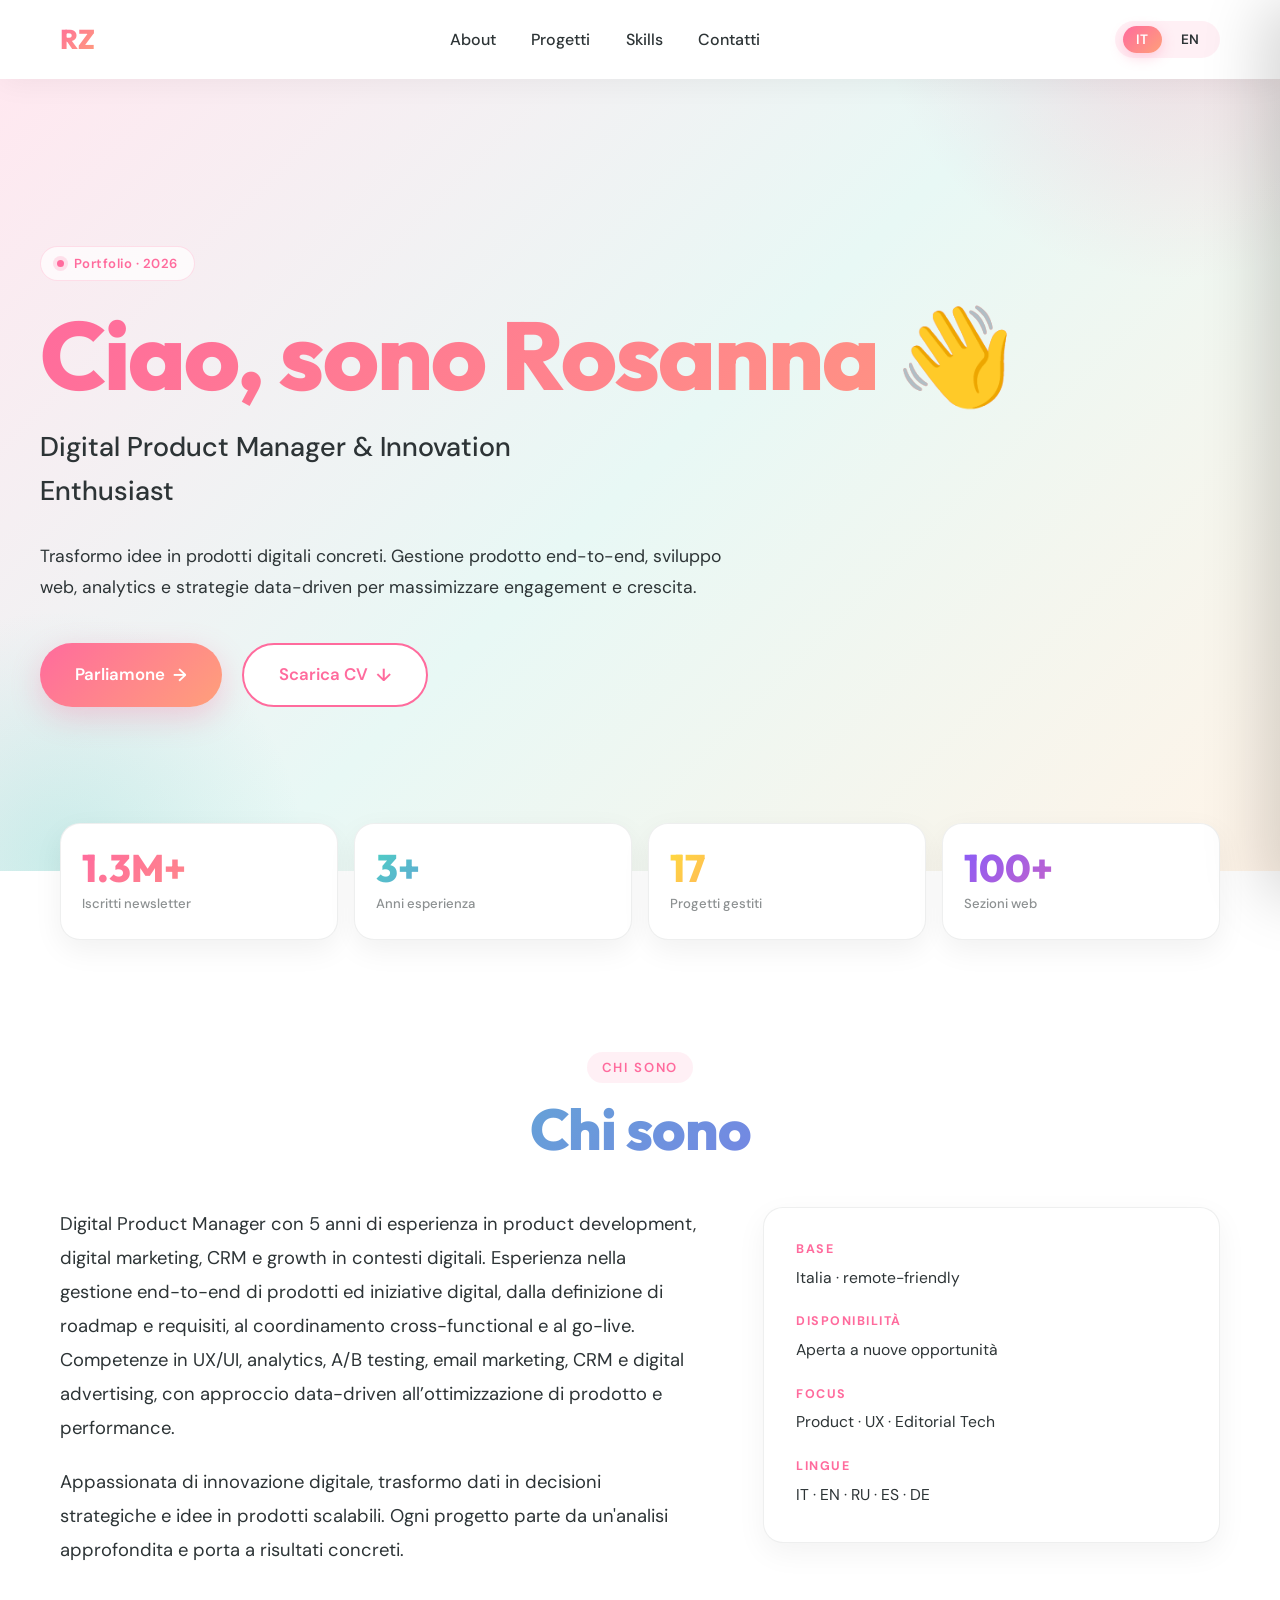
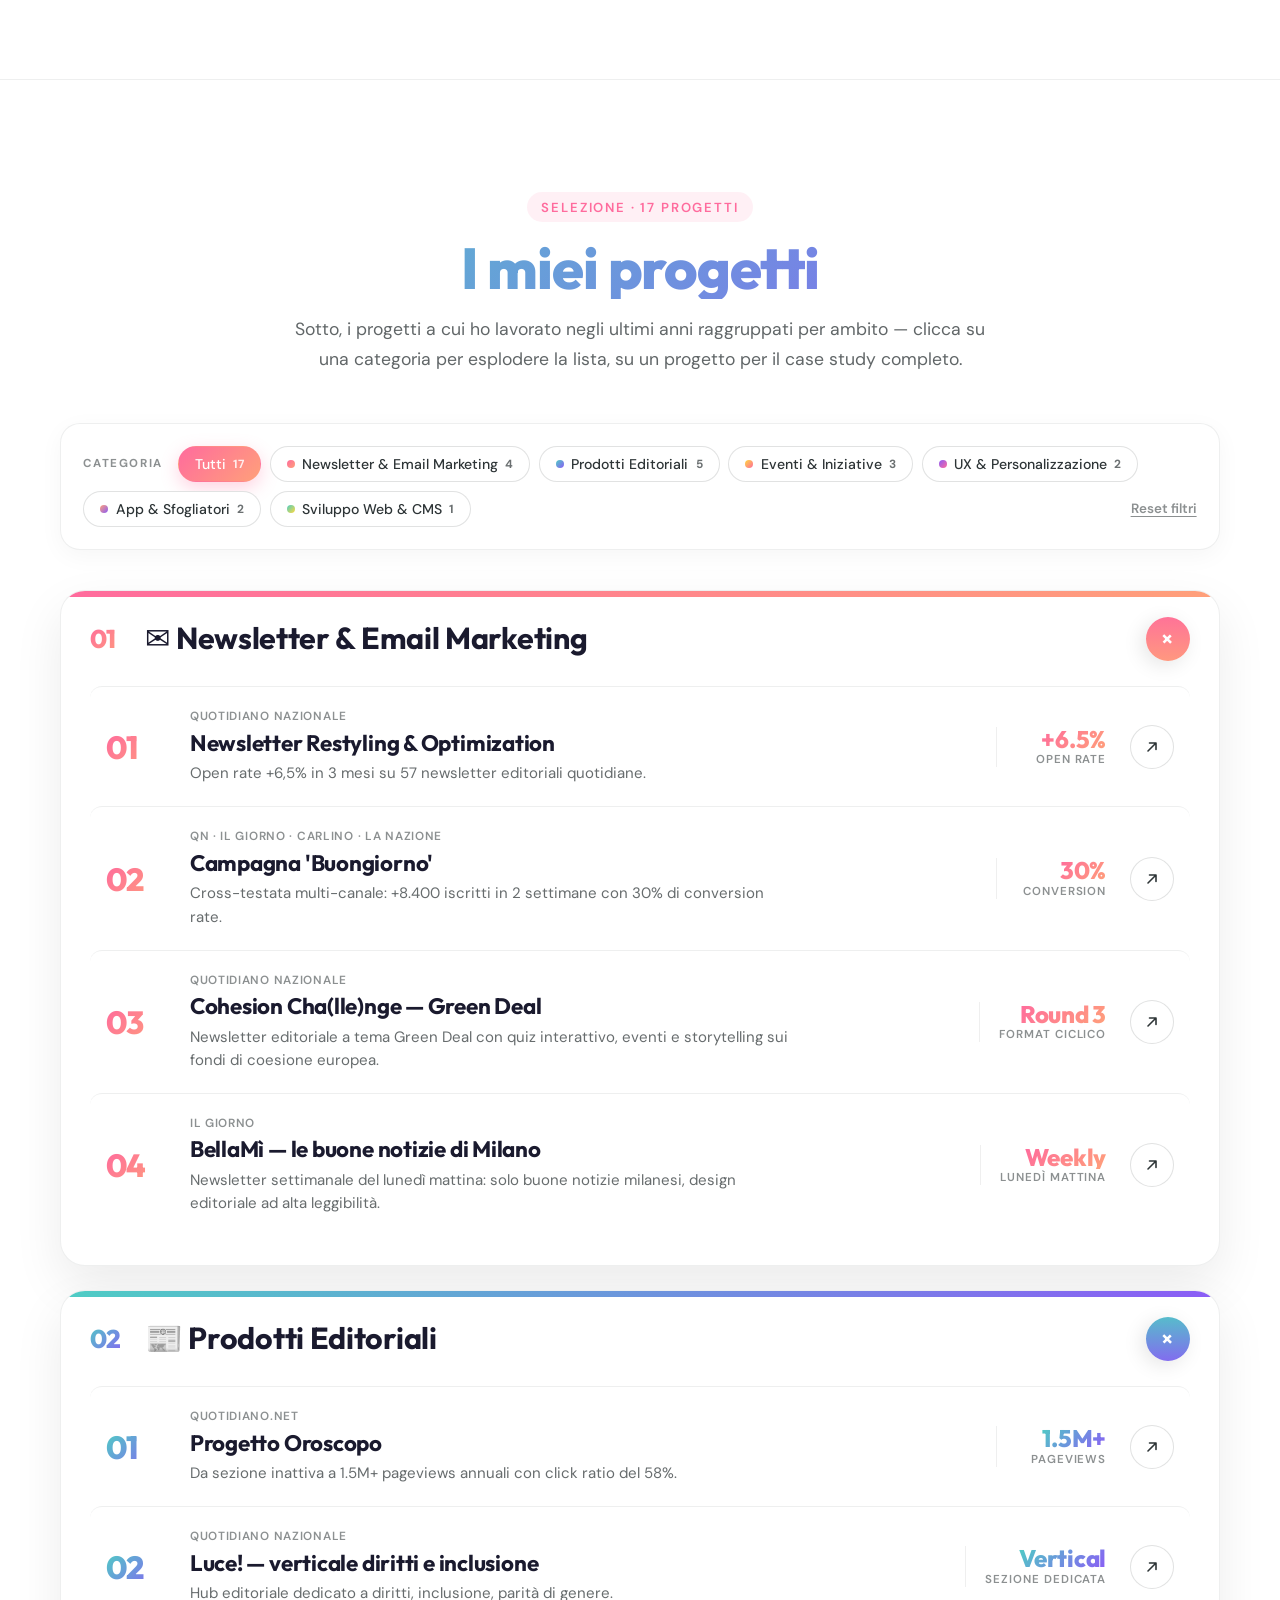
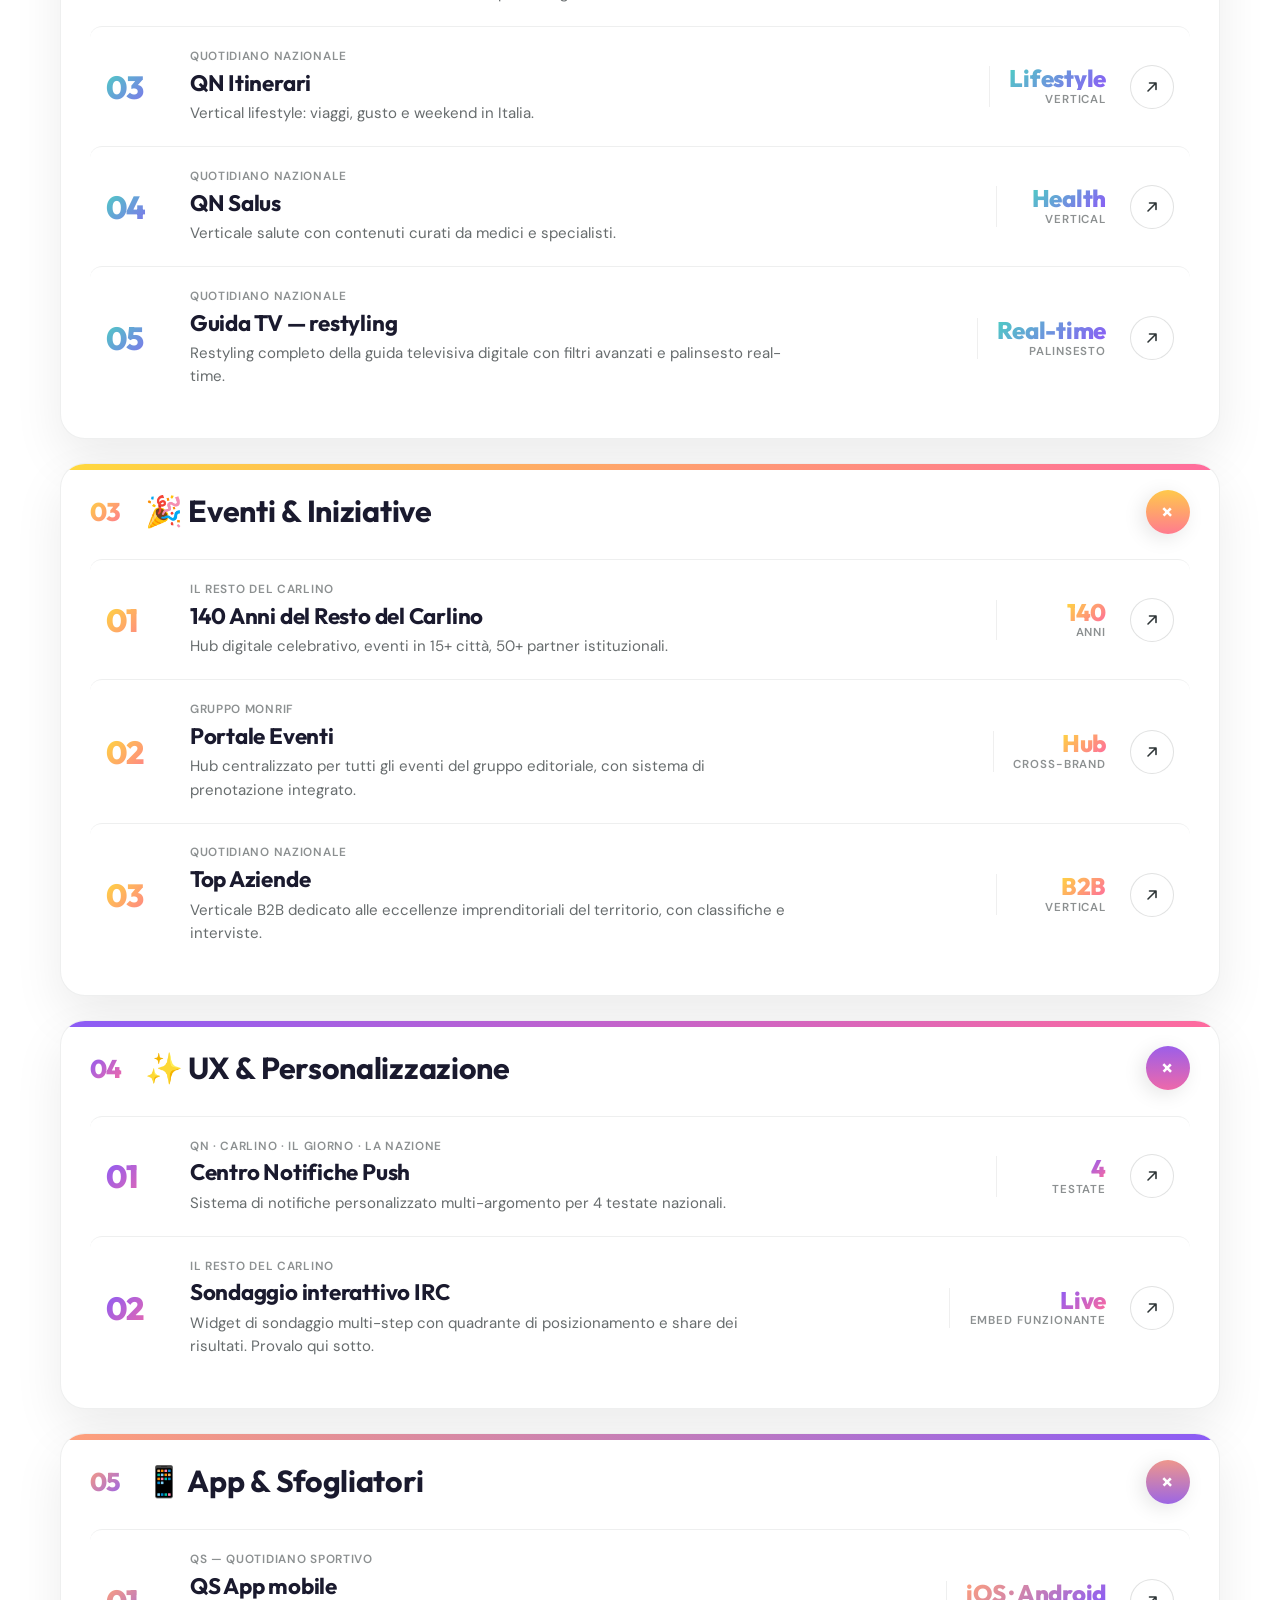
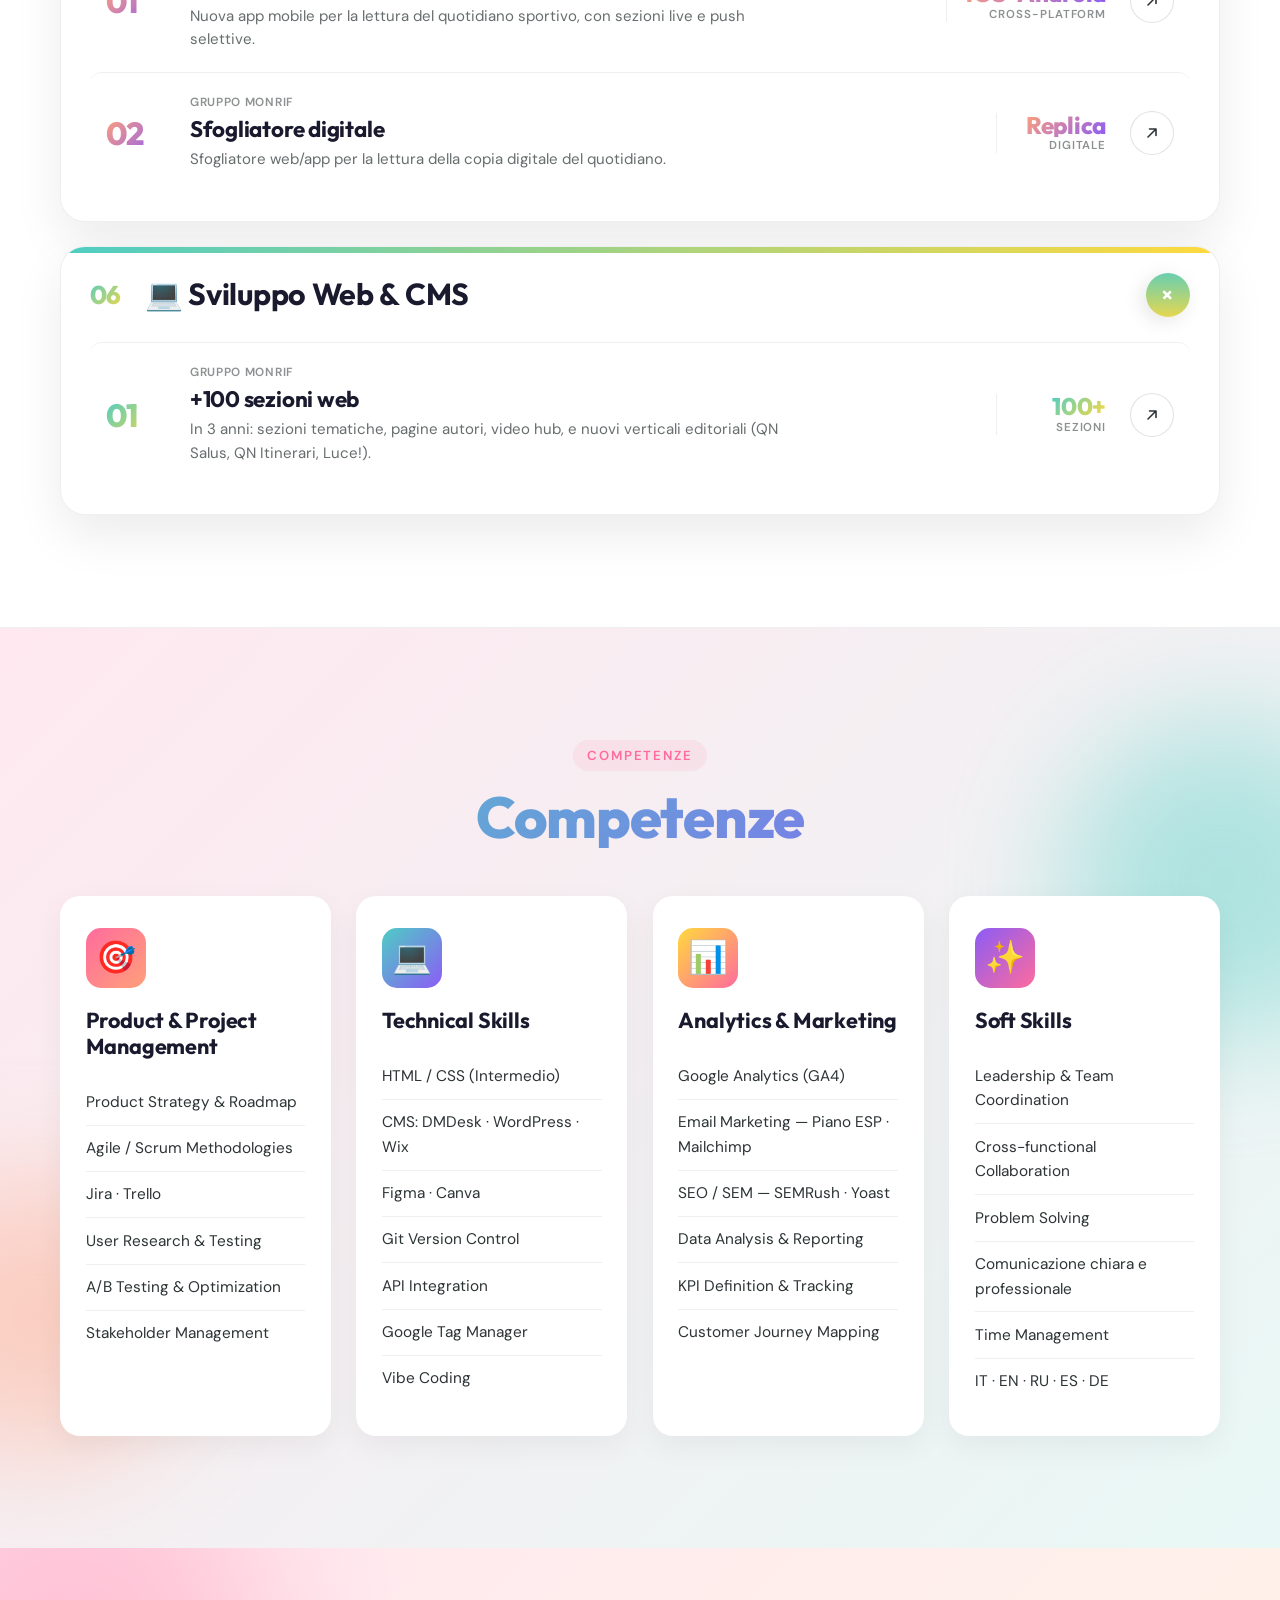
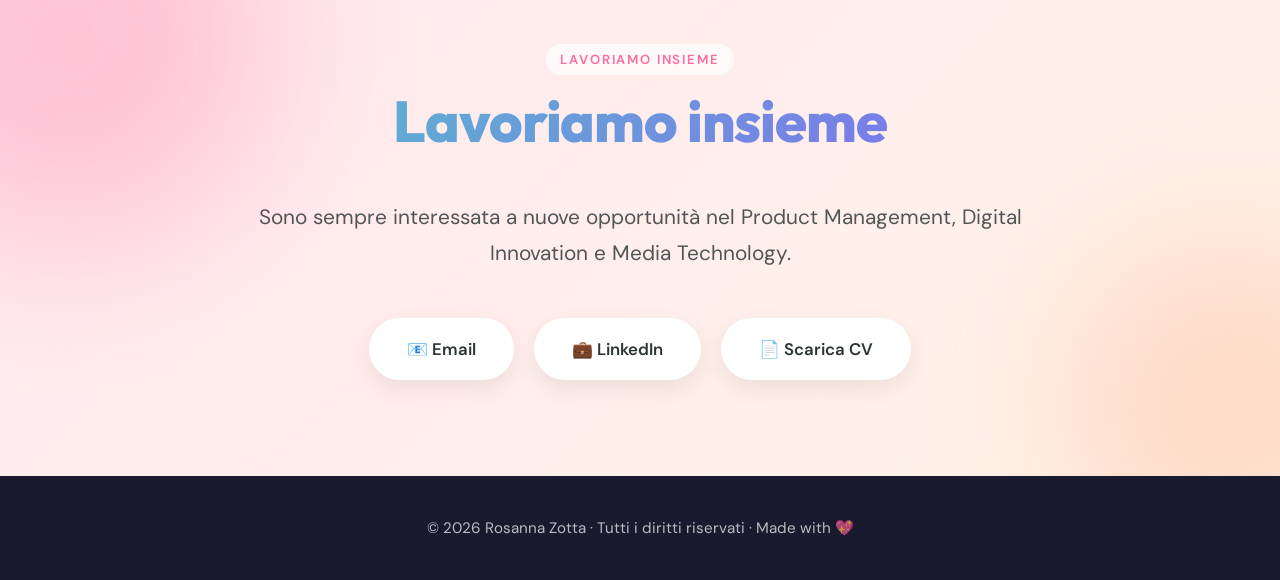
<file: index.html>
<!DOCTYPE html>
<html lang="it">
<head>
  <meta charset="UTF-8">
  <meta name="viewport" content="width=device-width, initial-scale=1.0">
  <title>Rosanna Zotta — Digital Product Manager</title>
  <meta name="description" content="Portfolio di Rosanna Zotta — Digital Product Manager | Product, UX & Growth.">
  <link rel="preconnect" href="https://fonts.googleapis.com">
  <link rel="preconnect" href="https://fonts.gstatic.com" crossorigin>
  <link href="https://fonts.googleapis.com/css2?family=DM+Sans:wght@400;500;700&family=Outfit:wght@400;500;600;700;800&display=swap" rel="stylesheet">
  <link rel="stylesheet" href="portfolio.css?v=12">
</head>
<body>

  <!-- HEADER -->
  <header class="header">
    <nav class="nav">
      <a class="brand" href="#top">RZ</a>

      <ul class="nav-links" id="nav-links">
        <li><a id="nav-about" href="#about">About</a></li>
        <li><a id="nav-work" href="#work">Progetti</a></li>
        <li><a id="nav-skills" href="#skills">Skills</a></li>
        <li><a id="nav-contact" href="#contact">Contatti</a></li>
      </ul>

      <div class="nav-right">
        <div class="lang-switch">
          <button data-lang="it" class="active">IT</button>
          <button data-lang="en">EN</button>
        </div>
        <button class="menu-toggle" id="menu-toggle" aria-label="Menu">☰</button>
      </div>
    </nav>
  </header>

  <!-- HERO -->
  <section class="hero" id="top">
    <div class="hero-inner">
      <span class="hero-eyebrow" id="hero-eyebrow">Portfolio · 2026</span>
      <h1 class="hero-name" id="hero-name">Ciao, sono Rosanna <em class="hero-wave">👋</em></h1>
      <p class="hero-role" id="hero-role">Digital Product Manager &amp; Innovation Enthusiast</p>
      <p class="hero-intro" id="hero-intro"></p>
      <div class="hero-cta">
        <a href="#contact" class="btn btn-primary" id="hero-cta-talk">
          Parliamone
          <span class="arr">→</span>
        </a>
        <a href="Rosanna_Zotta_CV.pdf" download class="btn btn-ghost" id="hero-cta-cv">
          Scarica CV
          <span class="arr">↓</span>
        </a>
      </div>
    </div>
  </section>

  <!-- STATS STRIP -->
  <div class="stats-strip" id="hero-stats"></div>

  <!-- ABOUT -->
  <section class="section" id="about">
    <div class="section-head">
      <span class="section-eyebrow" id="about-eyebrow"></span>
      <h2 class="section-title" id="about-title"></h2>
    </div>
    <div class="about-grid">
      <div class="about-text" id="about-text"></div>
      <dl class="about-side" id="about-side"></dl>
    </div>
  </section>

  <!-- WORK -->
  <div class="work-bg">
    <section class="section" id="work">
      <div class="section-head">
        <span class="section-eyebrow" id="work-eyebrow"></span>
        <h2 class="section-title" id="work-title"></h2>
        <p class="section-desc" id="work-desc"></p>
      </div>

      <div class="filter-bar" id="filter-bar">
        <div class="filter-row" id="filter-cat-row"></div>
      </div>

      <div class="categories" id="categories"></div>
    </section>
  </div>

  <!-- SKILLS -->
  <div class="skills-bg">
    <section class="section" id="skills">
      <div class="section-head">
        <span class="section-eyebrow" id="skills-eyebrow"></span>
        <h2 class="section-title" id="skills-title"></h2>
      </div>
      <div class="skills-grid" id="skills-grid"></div>
    </section>
  </div>

  <!-- CONTACT -->
  <section class="contact" id="contact">
    <div class="contact-inner">
      <div class="section-head">
        <span class="section-eyebrow" id="contact-eyebrow"></span>
        <h2 class="section-title" id="contact-title"></h2>
      </div>
      <p class="contact-lead" id="contact-lead"></p>
      <div class="contact-links" id="contact-links"></div>
    </div>
  </section>

  <footer class="footer">
    <p>© 2026 Rosanna Zotta · Tutti i diritti riservati · Made with 💖</p>
  </footer>

  <button class="back-to-top" id="back-to-top" aria-label="Torna su">↑</button>

  <!-- DRAWER -->
  <div class="drawer-overlay" id="drawer-overlay"></div>
  <aside class="drawer" id="drawer" aria-hidden="true">
    <header class="drawer-head">
      <div class="drawer-cat">
        <span class="drawer-cat-dot" id="drawer-cat-dot"></span>
        <span id="drawer-cat-name"></span>
      </div>
      <button class="drawer-close" id="drawer-close" aria-label="Chiudi">
        <svg width="16" height="16" viewBox="0 0 16 16" fill="none" stroke="currentColor" stroke-width="1.8">
          <path d="M3 3L13 13M13 3L3 13" stroke-linecap="round"/>
        </svg>
      </button>
    </header>
    <div class="drawer-body" id="drawer-body"></div>
  </aside>

  <script src="projects-data.js?v=10"></script>
  <script src="portfolio-app.js?v=10"></script>
</body>
</html>
</file>
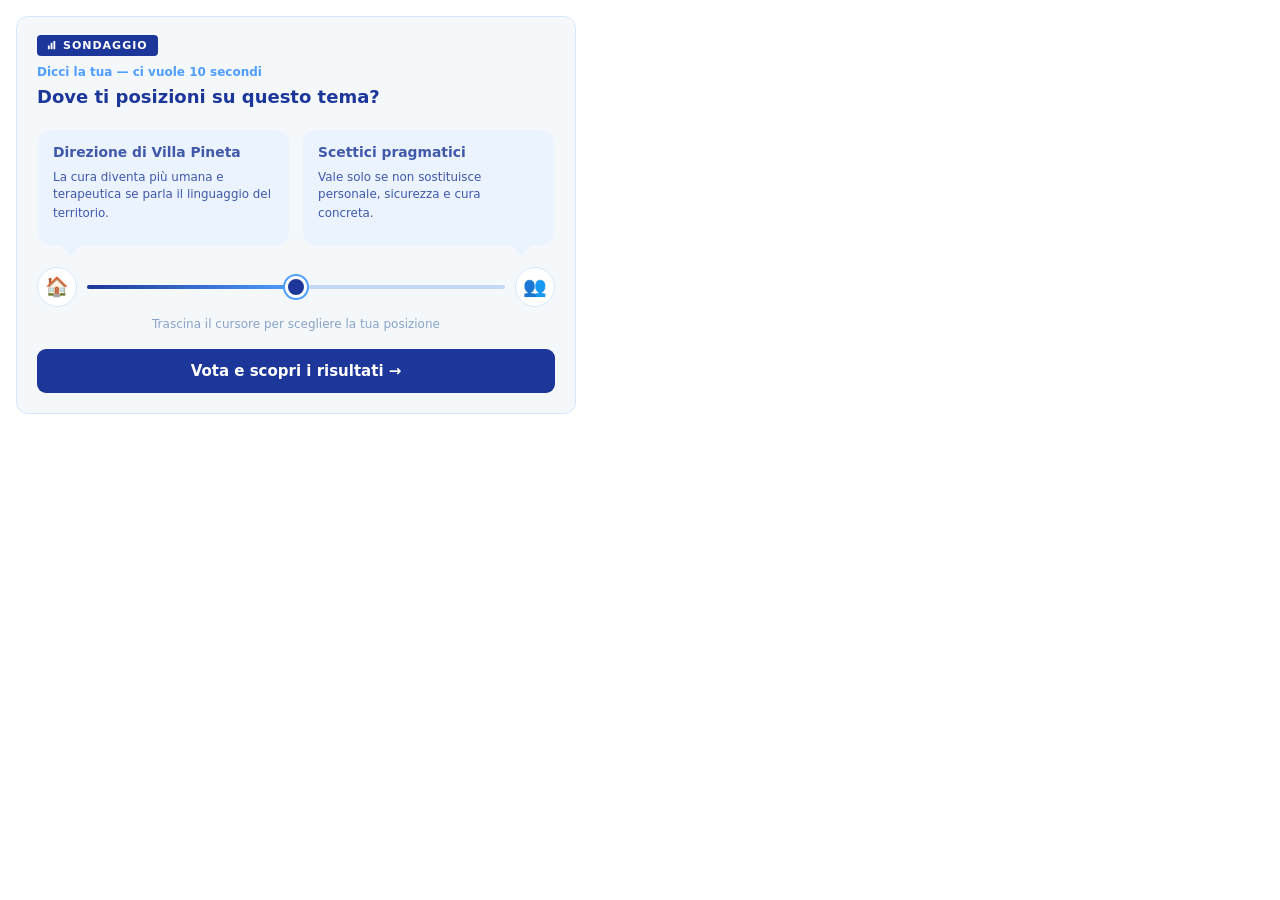
<file: poll-widget.html>
<!DOCTYPE html>
<html lang="it">
<head>
<meta charset="UTF-8">
<meta name="viewport" content="width=device-width, initial-scale=1.0">
<title>IRC Poll Widget</title>
</head>
<body style="margin:0;padding:16px;background:#fff;">

<style>
:root{--blue:#4F9EFF;--dark:#1C3799;--bg:#F5F8FB;--card:#E8F2FF;--border:#D6E8FF}
*{box-sizing:border-box;font-family:system-ui,sans-serif;margin:0;padding:0}

/* WIDGET */
.widget{background:var(--bg);border-radius:12px;border:1px solid var(--border);padding:18px 20px 20px;max-width:560px}
.badge{display:inline-flex;align-items:center;gap:5px;background:var(--dark);color:#fff;font-size:11px;font-weight:700;letter-spacing:1px;text-transform:uppercase;padding:4px 10px;border-radius:4px;margin-bottom:9px}
.badge svg{width:11px;height:11px;fill:#fff}
.w-intro{font-size:12px;color:var(--blue);font-weight:600;margin-bottom:7px}
.w-title{font-size:18px;font-weight:700;color:var(--dark);margin-bottom:20px;line-height:1.25}
.bubble-row{display:grid;grid-template-columns:1fr 1fr;gap:12px;margin-bottom:22px;align-items:end}
.bubble-wrap{display:flex;flex-direction:column;align-items:center;transition:transform .15s ease,opacity .15s ease;transform-origin:bottom center}
.bubble-card{border-radius:12px;padding:14px 15px;width:100%;min-height:116px;position:relative;transition:background .15s,color .15s,box-shadow .15s}
.bubble-card::after{content:'';position:absolute;bottom:-11px;width:0;height:0;border-left:11px solid transparent;border-right:11px solid transparent;transition:border-top-color .15s}
.bubble-wrap.left .bubble-card::after{left:22px;border-top:12px solid var(--card)}
.bubble-wrap.right .bubble-card::after{right:22px;border-top:12px solid var(--card)}
.bubble-card h3{font-size:14px;font-weight:700;margin-bottom:6px;line-height:1.25;transition:color .15s}
.bubble-card p{font-size:12px;line-height:1.55;transition:color .15s}
.slider-row{display:flex;align-items:center;gap:10px;margin-bottom:10px}
.slider-icon{width:40px;height:40px;border-radius:50%;background:#fff;border:1px solid var(--border);display:flex;align-items:center;justify-content:center;font-size:19px;flex-shrink:0;transition:transform .15s,border-color .15s}
.slider-icon.active{border-color:var(--dark);transform:scale(1.12)}
.s-wrap{position:relative;height:28px;display:flex;align-items:center;flex:1}
.s-track{position:absolute;left:0;right:0;height:4px;background:#C3D9F8;border-radius:2px}
.s-fill{position:absolute;left:0;height:4px;background:linear-gradient(to right,var(--dark),var(--blue));border-radius:2px;width:50%;transition:width .05s}
input[type=range].rng{position:relative;z-index:2;width:100%;-webkit-appearance:none;appearance:none;background:transparent;cursor:pointer}
input[type=range].rng::-webkit-slider-thumb{-webkit-appearance:none;width:22px;height:22px;border-radius:50%;background:var(--dark);border:3px solid #fff;box-shadow:0 0 0 2px var(--blue);cursor:pointer;transition:transform .15s}
input[type=range].rng:hover::-webkit-slider-thumb{transform:scale(1.15)}
input[type=range].rng::-moz-range-thumb{width:22px;height:22px;border-radius:50%;background:var(--dark);border:3px solid #fff;box-shadow:0 0 0 2px var(--blue)}
.s-hint{text-align:center;font-size:12px;color:#8aa3c8;margin-bottom:14px;min-height:18px}
.s-hint.on{color:var(--dark);font-weight:600}
.w-cta{width:100%;background:var(--dark);color:#fff;border:none;border-radius:9px;padding:13px 16px;font-family:system-ui;font-size:15px;font-weight:700;cursor:pointer;display:flex;align-items:center;justify-content:center;gap:8px;transition:background .15s}
.w-cta:hover{background:#162d85}

/* MODAL */
.overlay{display:none;position:fixed;inset:0;z-index:100;background:rgba(28,55,153,.2);backdrop-filter:blur(2px);align-items:flex-start;justify-content:center;padding:16px;overflow-y:auto}
.overlay.open{display:flex}
.modal{background:#fff;border-radius:14px;width:100%;max-width:540px;overflow:hidden;border:1.5px solid var(--border);margin:auto}
.m-header{display:flex;align-items:center;justify-content:space-between;padding:12px 18px 11px;border-bottom:1px solid var(--border);background:#fff;position:sticky;top:0;z-index:10}
.m-brand{display:flex;align-items:center;gap:7px}
.m-brand-dot{width:8px;height:8px;border-radius:50%;background:var(--blue)}
.m-brand-label{font-size:13px;font-weight:700;color:var(--dark)}
.m-close{background:none;border:1px solid var(--border);border-radius:6px;width:30px;height:30px;cursor:pointer;display:flex;align-items:center;justify-content:center;color:#8aa3c8;font-size:15px;transition:all .15s}
.m-close:hover{border-color:var(--dark);color:var(--dark)}
.m-progress-bar{height:3px;background:var(--card)}
.m-progress-fill{height:3px;background:var(--blue);transition:width .3s ease}
.m-body{padding:20px 20px 14px}
.m-step-label{font-size:11px;font-weight:700;color:var(--blue);text-transform:uppercase;letter-spacing:1px;margin-bottom:11px}
.m-footer{display:flex;align-items:center;gap:8px;padding:12px 20px 18px;border-top:1px solid var(--border)}
.btn-back{background:none;border:1px solid var(--border);border-radius:8px;padding:10px 16px;font-family:system-ui;font-size:14px;font-weight:600;color:#8aa3c8;cursor:pointer;transition:all .15s;white-space:nowrap}
.btn-back:hover{border-color:var(--dark);color:var(--dark)}
.btn-next{flex:1;background:var(--dark);color:#fff;border:none;border-radius:8px;padding:12px 16px;font-family:system-ui;font-size:15px;font-weight:700;cursor:pointer;transition:background .15s}
.btn-next:hover{background:#162d85}

/* QUADRANT */
.quad-outer{margin-bottom:8px}
.quad-top-labels{display:flex;justify-content:space-around;margin-bottom:5px}
.quad-top-label{font-size:12px;color:#4a5568;font-weight:600;display:flex;align-items:center;gap:4px}
.quad-box{position:relative;border-radius:8px;overflow:hidden;border:1px solid #e2e8f0}
.quad-canvas{width:100%;padding-bottom:55%;position:relative}
.quad-q1,.quad-q2,.quad-q3,.quad-q4{position:absolute;width:50%;height:50%;background:#eef3fb}
.quad-q1{top:0;left:0;border-right:1px dashed #c8d8f0;border-bottom:1px dashed #c8d8f0}
.quad-q2{top:0;right:0;border-bottom:1px dashed #c8d8f0}
.quad-q3{bottom:0;left:0;border-right:1px dashed #c8d8f0}
.quad-q4{bottom:0;right:0}
.quad-axis-r{position:absolute;right:8px;top:0;bottom:0;display:flex;flex-direction:column;justify-content:space-between;padding:6px 0;pointer-events:none}
.quad-axis-r span{font-size:9px;color:#94a3b8;writing-mode:vertical-rl;letter-spacing:.5px}
.quad-dot{position:absolute;border-radius:50%;transform:translate(-50%,-50%);transition:left .5s cubic-bezier(.34,1.56,.64,1),top .5s cubic-bezier(.34,1.56,.64,1)}
.quad-dot.initial{width:13px;height:13px;background:#94a3b8;border:2.5px solid #fff;box-shadow:0 1px 4px rgba(0,0,0,.15)}
.quad-dot.final{width:17px;height:17px;background:var(--dark);border:3px solid #fff;box-shadow:0 0 0 2.5px var(--blue)}
.quad-legend{display:flex;gap:16px;font-size:11px;color:#4a5568;margin-top:7px;margin-bottom:14px}
.quad-legend-item{display:flex;align-items:center;gap:5px}
.quad-legend-dot{width:9px;height:9px;border-radius:50%;flex-shrink:0}

/* QUESTION */
.q-label-sm{font-size:12px;color:var(--blue);font-weight:600;margin-bottom:8px}
.q-title{font-size:16px;font-weight:700;color:#111;margin-bottom:10px;line-height:1.3}
.q-body-box{font-size:13px;color:#4a5568;line-height:1.65;margin-bottom:16px;padding:11px 14px;background:var(--bg);border-radius:8px;border-left:3px solid var(--border)}
.q-s-labels{display:flex;justify-content:space-between;font-size:11px;color:#8aa3c8;font-weight:600;text-transform:uppercase;letter-spacing:.4px;margin-bottom:6px}
.q-s-wrap{position:relative;height:30px;display:flex;align-items:center}
.q-s-track{position:absolute;left:0;right:0;height:4px;background:#C3D9F8;border-radius:2px}
.q-s-fill{position:absolute;left:0;height:4px;background:linear-gradient(to right,var(--dark),var(--blue));border-radius:2px;transition:width .05s}
input[type=range].qrng{position:relative;z-index:2;width:100%;-webkit-appearance:none;appearance:none;background:transparent;cursor:pointer}
input[type=range].qrng::-webkit-slider-thumb{-webkit-appearance:none;width:22px;height:22px;border-radius:50%;background:var(--dark);border:3px solid #fff;box-shadow:0 0 0 2px var(--blue);cursor:pointer}
input[type=range].qrng::-moz-range-thumb{width:22px;height:22px;border-radius:50%;background:var(--dark);border:3px solid #fff;box-shadow:0 0 0 2px var(--blue)}

/* RESULTS */
.res-finish{display:flex;align-items:center;gap:12px;margin-bottom:18px}
.res-check{width:38px;height:38px;border-radius:50%;background:#22c55e;display:flex;align-items:center;justify-content:center;flex-shrink:0}
.res-check svg{width:20px;height:20px;stroke:#fff;fill:none;stroke-width:2.5}
.res-finish-title{font-size:19px;font-weight:700;color:var(--dark)}
.res-section-title{font-size:11px;font-weight:700;color:#8aa3c8;text-transform:uppercase;letter-spacing:.8px;margin-bottom:10px}
.res-summary{font-size:14px;color:#222;line-height:1.6;text-align:center;padding:12px 0;border-top:1px solid var(--border);border-bottom:1px solid var(--border);margin-bottom:16px}

/* BEST ARG CARDS — full width stacked like reference */
.best-arg-stack{display:flex;flex-direction:column;gap:8px;margin-bottom:12px}
.arg-card{background:#fff;border-radius:10px;border:1px solid var(--border);border-left:4px solid var(--dark);overflow:hidden}
.arg-card.right-side{border-left-color:var(--blue)}
.arg-card-head{display:flex;align-items:center;gap:8px;padding:10px 14px 8px}
.arg-card-icon{width:28px;height:28px;border-radius:50%;display:flex;align-items:center;justify-content:center;font-size:13px;flex-shrink:0}
.arg-card-icon.left-ico{background:#dde9ff}
.arg-card-icon.right-ico{background:var(--card)}
.arg-card-label{font-size:10px;font-weight:700;text-transform:uppercase;letter-spacing:.7px;color:#8aa3c8}
.arg-card-label strong{color:var(--dark)}
.arg-card-body{padding:0 14px 12px}
.arg-card-quote{font-size:13px;color:#1a202c;line-height:1.55;margin-bottom:10px;font-style:italic}
.arg-card-quote::before{content:'"';font-size:16px;color:var(--blue);font-style:normal;margin-right:1px}
.arg-card-quote::after{content:'"';font-size:16px;color:var(--blue);font-style:normal;margin-left:1px}
.arg-slider-row{display:flex;align-items:center;gap:8px}
.arg-slider-label{font-size:11px;color:#8aa3c8;min-width:120px}
.arg-slider-track{flex:1;height:4px;background:#C3D9F8;border-radius:2px;overflow:hidden}
.arg-slider-fill{height:4px;border-radius:2px;background:var(--dark)}
.arg-card.right-side .arg-slider-fill{background:var(--blue)}
.arg-slider-pct{font-size:11px;color:var(--dark);font-weight:700;min-width:28px;text-align:right}

/* AGREE METER */
.agree-card{background:#fff;border-radius:10px;border:1px solid var(--border);border-left:4px solid var(--blue);padding:12px 14px;margin-bottom:14px}
.agree-card-head{display:flex;align-items:center;gap:8px;margin-bottom:10px}
.agree-card-icon{width:28px;height:28px;border-radius:50%;background:var(--card);display:flex;align-items:center;justify-content:center;font-size:14px;flex-shrink:0}
.agree-card-text{font-size:13px;color:#4a5568;line-height:1.45}
.agree-card-text strong{color:var(--dark)}
.agree-bar-row{display:flex;align-items:center;gap:10px;margin-bottom:6px}
.agree-bar-icon{font-size:16px}
.agree-bar-track{flex:1;height:6px;background:#C3D9F8;border-radius:3px;overflow:hidden}
.agree-bar-fill{height:6px;border-radius:3px;background:var(--blue);transition:width .6s ease}
.agree-bar-txt{font-size:12px;color:#4a5568;min-width:28px;text-align:right;font-weight:600}

/* ACCORDION */
.acc-section-hd{display:flex;align-items:center;justify-content:space-between;margin-bottom:10px}
.acc-toggle{background:none;border:1px solid var(--border);border-radius:6px;padding:4px 10px;font-size:12px;color:var(--dark);font-weight:600;cursor:pointer;transition:all .15s}
.acc-toggle:hover{background:var(--card)}
.acc-list{position:relative;padding-left:22px}
.acc-list::before{content:'';position:absolute;left:14px;top:14px;bottom:14px;width:2px;background:var(--border)}
.acc-item{position:relative;margin-bottom:8px}
.acc-head{display:flex;align-items:flex-start;gap:11px;padding:11px 12px 11px 0;cursor:pointer}
.acc-head:hover .acc-title{color:var(--dark)}
.acc-dot{width:28px;height:28px;border-radius:50%;background:#fff;border:2px solid var(--blue);display:flex;align-items:center;justify-content:center;flex-shrink:0;margin-top:1px;position:relative;z-index:1}
.acc-dot-inner{width:11px;height:11px;border-radius:50%;background:var(--blue)}
.acc-head-text{flex:1}
.acc-title{font-size:13px;font-weight:700;color:#111;line-height:1.35;margin-bottom:4px;transition:color .15s}
.acc-badge{display:inline-block;font-size:10px;font-weight:700;text-transform:uppercase;letter-spacing:.5px;padding:2px 8px;border-radius:4px;background:var(--card);color:var(--dark)}
.acc-chevron{font-size:12px;color:#8aa3c8;flex-shrink:0;transition:transform .2s;padding-top:3px}
.acc-body{max-height:0;overflow:hidden;transition:max-height .3s ease}
.acc-body.open{max-height:320px}
.acc-body-inner{padding:0 0 12px 39px;font-size:13px;color:#4a5568;line-height:1.65}
.acc-mini{margin-top:9px}
.acc-mini-track{height:3px;background:#C3D9F8;border-radius:2px;margin-bottom:3px}
.acc-mini-fill{height:3px;border-radius:2px;background:var(--blue)}
.acc-mini-labels{display:flex;justify-content:space-between;font-size:10px;color:#8aa3c8}

/* SHARE */
.share-row{display:flex;gap:8px;margin-bottom:4px}
.share-btn{flex:1;display:flex;align-items:center;justify-content:center;gap:6px;border:1px solid var(--border);border-radius:8px;padding:10px 12px;background:#fff;cursor:pointer;font-size:13px;font-weight:600;color:var(--dark);transition:all .15s}
.share-btn:hover{background:var(--card);border-color:var(--blue)}
.share-btn svg{width:15px;height:15px;stroke:var(--dark);fill:none;stroke-width:2}
.share-toast{font-size:12px;color:#22c55e;text-align:center;min-height:18px;margin-top:4px;font-weight:600}
.res-close-btn{width:100%;background:var(--dark);color:#fff;border:none;border-radius:9px;padding:13px;font-size:15px;font-weight:700;cursor:pointer;transition:background .15s;margin-top:14px}
.res-close-btn:hover{background:#162d85}
</style>

<div class="widget">
  <div class="badge"><svg viewBox="0 0 12 12"><path d="M1 10h2V6H1v4zm3 0h2V3H4v7zm3 0h2V1H7v9z"/></svg>Sondaggio</div>
  <p class="w-intro">Dicci la tua — ci vuole 10 secondi</p>
  <p class="w-title">Dove ti posizioni su questo tema?</p>
  <div class="bubble-row">
    <div class="bubble-wrap left" id="bwrap-l">
      <div class="bubble-card" id="bcard-l">
        <h3>Direzione di Villa Pineta</h3>
        <p>La cura diventa più umana e terapeutica se parla il linguaggio del territorio.</p>
      </div>
    </div>
    <div class="bubble-wrap right" id="bwrap-r">
      <div class="bubble-card" id="bcard-r">
        <h3>Scettici pragmatici</h3>
        <p>Vale solo se non sostituisce personale, sicurezza e cura concreta.</p>
      </div>
    </div>
  </div>
  <div class="slider-row">
    <div class="slider-icon" id="icon-l">🏠</div>
    <div class="s-wrap"><div class="s-track"></div><div class="s-fill" id="wfill"></div><input type="range" class="rng" min="0" max="100" value="50" id="wslider"></div>
    <div class="slider-icon" id="icon-r">👥</div>
  </div>
  <div class="s-hint" id="whint">Trascina il cursore per scegliere la tua posizione</div>
  <button class="w-cta" id="wbtn">Vota e scopri i risultati →</button>
</div>

<div class="overlay" id="overlay">
  <div class="modal">
    <div class="m-header">
      <div class="m-brand"><div class="m-brand-dot"></div><div class="m-brand-label">Sondaggio interattivo</div></div>
      <button class="m-close" id="closeBtn">✕</button>
    </div>
    <div class="m-progress-bar"><div class="m-progress-fill" id="progressFill" style="width:0%"></div></div>
    <div class="m-body" id="mBody"></div>
    <div class="m-footer" id="mFooter">
      <button class="btn-back" id="btnBack">← Indietro</button>
      <button class="btn-next" id="btnNext">Continua →</button>
    </div>
  </div>
</div>

<script>
const QS=[
  {type:'intro'},
  {type:'q',label:'Affermazione 1 di 4',side:'left',title:'Nomi e richiami del Frignano non sono arredo: sono strumenti di orientamento quotidiano.',body:'Per molti anziani fragili, un riferimento familiare aiuta a capire dove si trovano. Le linee guida dementia-friendly indicano che personalizzazione e landmarks migliorano orientamento e riconoscimento degli spazi.'},
  {type:'q',label:'Affermazione 2 di 4',side:'right',title:'Nomi e scenografie aiutano, ma da soli non fanno buona assistenza.',body:'Gli ambienti familiari riducono disorientamento e ansia. Ma la buona assistenza si misura su cure continue, sicurezza e attenzione personale.'},
  {type:'q',label:'Affermazione 3 di 4',side:'left',title:'Un ambiente che richiama casa e memoria sostiene umore, relazioni e senso di identità.',body:'Quando un luogo richiama paesaggi e simboli conosciuti, la struttura appare meno anonima. Familiarità e cue visivi sostengono identità, autonomia e relazione.'},
  {type:'q',label:'Affermazione 4 di 4',side:'right',title:'Con ospiti molto anziani e fragili, il fattore decisivo resta il personale stabile e preparato.',body:'Contano continuità assistenziale, prevenzione delle cadute e ascolto quotidiano. Senza operatori stabili e formati, l\'allestimento tematico perde forza.'},
  {type:'results'}
];
let step=0;const sv=new Array(QS.length).fill(50);let wVal=50;
const overlay=document.getElementById('overlay'),mBody=document.getElementById('mBody'),mFooter=document.getElementById('mFooter'),progressFill=document.getElementById('progressFill'),btnBack=document.getElementById('btnBack'),btnNext=document.getElementById('btnNext');
const hints=[[0,15,'Completamente con Villa Pineta'],[15,35,'Prevalentemente con Villa Pineta'],[35,45,'Leggermente verso Villa Pineta'],[45,55,'Posizione neutrale'],[55,65,'Leggermente verso gli Scettici'],[65,85,'Prevalentemente con gli Scettici'],[85,101,'Completamente con gli Scettici']];

function lerpColor(a,b,t){
  const ah=a.replace('#',''),bh=b.replace('#','');
  const ar=parseInt(ah.slice(0,2),16),ag=parseInt(ah.slice(2,4),16),ab2=parseInt(ah.slice(4,6),16);
  const br=parseInt(bh.slice(0,2),16),bg=parseInt(bh.slice(2,4),16),bb=parseInt(bh.slice(4,6),16);
  return`rgb(${Math.round(ar+(br-ar)*t)},${Math.round(ag+(bg-ag)*t)},${Math.round(ab2+(bb-ab2)*t)})`;
}
function updateTails(lC,rC){
  let s=document.getElementById('tail-style');
  if(!s){s=document.createElement('style');s.id='tail-style';document.head.appendChild(s);}
  s.textContent=`.bubble-wrap.left .bubble-card::after{border-top-color:${lC}!important}.bubble-wrap.right .bubble-card::after{border-top-color:${rC}!important}`;
}
function updateBubbles(v){
  const t=v/100;
  const scaleL=0.88+((1-t)*0.22),scaleR=0.88+(t*0.22);
  const opL=(0.65+(1-t)*0.35).toFixed(3),opR=(0.65+t*0.35).toFixed(3);
  document.getElementById('bwrap-l').style.cssText=`transform:scale(${scaleL.toFixed(3)});opacity:${opL}`;
  document.getElementById('bwrap-r').style.cssText=`transform:scale(${scaleR.toFixed(3)});opacity:${opR}`;
  const distL=Math.max(0,(0.5-t)/0.5),distR=Math.max(0,(t-0.5)/0.5);
  const lBg=lerpColor('#E8F2FF','#1C3799',distL*0.85),rBg=lerpColor('#E8F2FF','#1C3799',distR*0.85);
  const cardL=document.getElementById('bcard-l'),cardR=document.getElementById('bcard-r');
  cardL.style.background=lBg; cardR.style.background=rBg;
  const txL=distL>0.35?'#fff':'#1C3799',txR=distR>0.35?'#fff':'#1C3799';
  [cardL.querySelector('h3'),cardL.querySelector('p')].forEach((el,i)=>{if(el)el.style.color=i===0?txL:distL>0.35?'rgba(255,255,255,.82)':txL;});
  [cardR.querySelector('h3'),cardR.querySelector('p')].forEach((el,i)=>{if(el)el.style.color=i===0?txR:distR>0.35?'rgba(255,255,255,.82)':txR;});
  updateTails(lBg,rBg);
  document.getElementById('icon-l').className='slider-icon'+(t<0.45?' active':'');
  document.getElementById('icon-r').className='slider-icon'+(t>0.55?' active':'');
}

document.getElementById('wslider').addEventListener('input',function(){
  wVal=+this.value;
  document.getElementById('wfill').style.width=wVal+'%';
  const h=hints.find(([a,b])=>wVal>=a&&wVal<b);
  const hint=document.getElementById('whint');
  hint.textContent=h?h[2]:'';hint.className='s-hint on';
  updateBubbles(wVal);
});
updateBubbles(50);updateTails('#E8F2FF','#E8F2FF');

document.getElementById('wbtn').addEventListener('click',()=>{step=0;renderStep();overlay.classList.add('open');});
document.getElementById('closeBtn').addEventListener('click',()=>overlay.classList.remove('open'));

function getPosLabel(v){if(v<25)return'Direzione di Villa Pineta';if(v<45)return'Prevalentemente Villa Pineta';if(v<=55)return'Posizione neutrale';if(v<=75)return'Prevalentemente Scettici';return'Scettici pragmatici';}
function buildQuad(dots){const dh=dots.map(d=>`<div class="quad-dot ${d.cls}" style="left:${d.x}%;top:${d.y}%"></div>`).join('');return`<div class="quad-top-labels"><div class="quad-top-label">🏠 <span>Villa Pineta</span></div><div class="quad-top-label">👥 <span>Scettici</span></div></div><div class="quad-box"><div class="quad-canvas"><div class="quad-q1"></div><div class="quad-q2"></div><div class="quad-q3"></div><div class="quad-q4"></div><div class="quad-axis-r"><span>Fortemente</span><span>Lievemente</span></div>${dh}</div></div>`;}

function argCard(side,icon,q,val){
  const isL=side==='left';
  const pct=Math.round(val);
  const label=isL?'La motivazione con cui sei stato più d\'accordo di':'La motivazione con cui sei stato più d\'accordo di';
  const who=isL?'🏠 Direzione di Villa Pineta':'👥 Scettici pragmatici';
  return`<div class="arg-card${isL?'':' right-side'}">
    <div class="arg-card-head">
      <div class="arg-card-icon ${isL?'left-ico':'right-ico'}">${icon}</div>
      <div class="arg-card-label">${label} <strong>${who}</strong></div>
    </div>
    <div class="arg-card-body">
      <div class="arg-card-quote">${q.title}</div>
      <div class="arg-slider-row">
        <div class="arg-slider-label">Fortemente in disaccordo</div>
        <div class="arg-slider-track"><div class="arg-slider-fill" style="width:${pct}%"></div></div>
        <div class="arg-slider-pct" style="color:${isL?'var(--dark)':'var(--blue)'}">${pct}%</div>
      </div>
    </div>
  </div>`;
}

function renderStep(){
  const q=QS[step];const total=QS.length-1;
  progressFill.style.width=(step===0?0:step>=total?100:Math.round((step/total)*100))+'%';
  btnBack.style.display=step===0?'none':'';
  mFooter.style.display=q.type==='results'?'none':'';

  if(q.type==='intro'){
    const xI=wVal,yI=wVal>60||wVal<40?32:62;
    mBody.innerHTML=`<div class="m-step-label">Stai per iniziare · 4 domande</div><div class="res-finish" style="margin-bottom:14px"><div class="res-check"><svg viewBox="0 0 24 24"><polyline points="20 6 9 17 4 12"/></svg></div><div><div class="res-finish-title">Ottimo inizio!</div><div style="font-size:13px;color:#4a5568;margin-top:3px">Hai riconosciuto la tua posizione. Ora verifica se regge di fronte alle argomentazioni.</div></div></div><div class="quad-outer">${buildQuad([{cls:'initial',x:xI,y:yI}])}</div><div class="quad-legend"><div class="quad-legend-item"><div class="quad-legend-dot" style="background:#94a3b8"></div><span>Il tuo punto di partenza</span></div></div>`;
    btnNext.textContent='Inizia le domande →';
  } else if(q.type==='q'){
    mBody.innerHTML=`<div class="m-step-label">${q.label}</div><p class="q-label-sm">Valuta questa affermazione — sei d'accordo?</p><h2 class="q-title">${q.title}</h2><div class="q-body-box">${q.body}</div><div class="q-s-labels"><span>In disaccordo</span><span>D'accordo</span></div><div class="q-s-wrap"><div class="q-s-track"></div><div class="q-s-fill" id="qfill" style="width:${sv[step]}%"></div><input type="range" class="qrng" min="0" max="100" value="${sv[step]}" id="qslider"></div>`;
    btnNext.textContent=step===total?'Vedi i risultati →':'Continua →';
    document.getElementById('qslider').addEventListener('input',function(){sv[step]=+this.value;document.getElementById('qfill').style.width=this.value+'%';});
  } else {
    const li=QS.map((q,i)=>q.side==='left'?i:null).filter(i=>i!==null);
    const ri=QS.map((q,i)=>q.side==='right'?i:null).filter(i=>i!==null);
    const avg=Math.round(sv.slice(1,5).reduce((a,b)=>a+b,0)/4);
    const xI=wVal,yI=wVal>60||wVal<40?32:62,xF=avg,yF=avg>60||avg<40?25:55;
    const fl=getPosLabel(avg);const sh=Math.abs(avg-wVal)>8;const sd=avg>wVal?'verso gli Scettici':'verso Villa Pineta';
    const bL=li.reduce((b,i)=>sv[i]>sv[b]?i:b,li[0]);
    const bR=ri.reduce((b,i)=>sv[i]>sv[b]?i:b,ri[0]);
    const lA=li.filter(i=>sv[i]>60).length;const rA=ri.filter(i=>sv[i]>60).length;
    const acc=QS.filter(q=>q.type==='q').map((q,qi)=>{const r=qi+1;const sl=q.side==='left'?'Direzione di Villa Pineta':'Scettici pragmatici';return`<div class="acc-item"><div class="acc-head" onclick="toggleAcc(${qi})"><div class="acc-dot"><div class="acc-dot-inner"></div></div><div class="acc-head-text"><div class="acc-title">${q.title}</div><div class="acc-badge">${sl}</div></div><div class="acc-chevron" id="chev-${qi}">▾</div></div><div class="acc-body" id="acc-body-${qi}"><div class="acc-body-inner"><p>${q.body}</p><div class="acc-mini"><div class="acc-mini-track"><div class="acc-mini-fill" style="width:${sv[r]}%"></div></div><div class="acc-mini-labels"><span>In disaccordo</span><span>D'accordo</span></div></div></div></div></div>`;}).join('');

    mBody.innerHTML=`
      <div class="res-finish"><div class="res-check"><svg viewBox="0 0 24 24"><polyline points="20 6 9 17 4 12"/></svg></div><div><div class="res-finish-title">Hai finito!</div><div style="font-size:13px;color:#4a5568;margin-top:2px">Posizione finale: <strong>${fl}</strong></div></div></div>
      <div class="res-section-title">La tua posizione</div>
      <div class="quad-outer">${buildQuad([{cls:'initial',x:xI,y:yI},{cls:'final',x:xF,y:yF}])}</div>
      <div class="quad-legend" style="margin-bottom:14px"><div class="quad-legend-item"><div class="quad-legend-dot" style="background:#94a3b8"></div><span>La tua posizione iniziale</span></div><div class="quad-legend-item"><div class="quad-legend-dot" style="background:var(--dark)"></div><span>Dopo aver esplorato le motivazioni</span></div></div>
      <div class="res-summary">${sh?`Ti sei spostato <strong>${sd}</strong> dopo aver esplorato le argomentazioni.`:'La tua posizione è rimasta coerente con il punto di partenza.'}</div>
      <div class="best-arg-stack">${argCard('left','🏠',QS[bL],sv[bL])}${argCard('right','👥',QS[bR],sv[bR])}</div>
      <div class="agree-card">
        <div class="agree-card-head">
          <div class="agree-card-icon">📊</div>
          <div class="agree-card-text">Sei stato d'accordo con <strong>${lA}/${li.length}</strong> motivazioni di 🏠 Direzione di Villa Pineta, e <strong>${rA}/${ri.length}</strong> di 👥 Scettici pragmatici</div>
        </div>
        <div class="agree-bar-row"><span class="agree-bar-icon">🏠</span><div class="agree-bar-track"><div class="agree-bar-fill" style="width:${Math.round(lA/li.length*100)}%"></div></div><div class="agree-bar-txt">${lA}/${li.length}</div></div>
        <div class="agree-bar-row"><span class="agree-bar-icon">👥</span><div class="agree-bar-track"><div class="agree-bar-fill" style="width:${Math.round(rA/ri.length*100)}%"></div></div><div class="agree-bar-txt">${rA}/${ri.length}</div></div>
      </div>
      <div class="acc-section-hd"><div class="res-section-title" style="margin:0">Tutte le tue risposte</div><button class="acc-toggle" id="expandAll" onclick="toggleAll()">Espandi tutto</button></div>
      <div class="acc-list">${acc}</div>
      <div style="margin-top:18px"><div class="res-section-title">Condividi</div><div class="share-row"><button class="share-btn" onclick="shareMap()"><svg viewBox="0 0 24 24"><rect x="3" y="3" width="7" height="7"/><rect x="14" y="3" width="7" height="7"/><rect x="3" y="14" width="7" height="7"/><circle cx="17.5" cy="17.5" r="2.5"/></svg>Condividi la mappa</button><button class="share-btn" onclick="shareResults()"><svg viewBox="0 0 24 24"><circle cx="18" cy="5" r="3"/><circle cx="6" cy="12" r="3"/><circle cx="18" cy="19" r="3"/><line x1="8.59" y1="13.51" x2="15.42" y2="17.49"/><line x1="15.41" y1="6.51" x2="8.59" y2="10.49"/></svg>Condividi i risultati</button></div><div class="share-toast" id="shareToast"></div></div>
      <button class="res-close-btn" id="resClose">Torna all'articolo</button><div style="height:4px"></div>`;
    document.getElementById('resClose').addEventListener('click',()=>overlay.classList.remove('open'));
    window._sd={fl,sh,sd,lA,rA,lt:li.length,rt:ri.length};window._expandedAll=false;
  }
}
window.toggleAcc=function(i){const b=document.getElementById('acc-body-'+i);const c=document.getElementById('chev-'+i);c.style.transform=b.classList.toggle('open')?'rotate(180deg)':'rotate(0deg)';};
window.toggleAll=function(){window._expandedAll=!window._expandedAll;document.querySelectorAll('.acc-body').forEach(b=>b.classList[window._expandedAll?'add':'remove']('open'));document.querySelectorAll('.acc-chevron').forEach(c=>c.style.transform=window._expandedAll?'rotate(180deg)':'rotate(0deg)');document.getElementById('expandAll').textContent=window._expandedAll?'Comprimi tutto':'Espandi tutto';};
function tryShare(text){const t=document.getElementById('shareToast');if(navigator.share){navigator.share({text,url:location.href}).catch(()=>{});}else{navigator.clipboard.writeText(text).then(()=>{t.textContent='✓ Testo copiato negli appunti';setTimeout(()=>{t.textContent='';},3000);});}}
window.shareMap=function(){const d=window._sd||{};tryShare(`Ho risposto al sondaggio del Resto del Carlino. Posizione finale: ${d.fl||'—'}. ${d.sh?`Mi sono spostato ${d.sd}.`:''}`)};
window.shareResults=function(){const d=window._sd||{};tryShare(`Sondaggio il Resto del Carlino — I simboli del Frignano.\nPosizione: ${d.fl||'—'}.\nD'accordo con ${d.lA||0}/${d.lt||2} argomenti Villa Pineta e ${d.rA||0}/${d.rt||2} Scettici.\nhttps://test.ilrestodelcarlino.it/modena/cronaca/i-simboli-naturalistici-del-frignano-3fcae268`);};
btnNext.addEventListener('click',()=>{if(step<QS.length-1){step++;renderStep();}});
btnBack.addEventListener('click',()=>{if(step>0){step--;renderStep();}});
</script>

</body>
</html>
</file>
<file: portfolio.css>
/* ============================================
   Rosanna Zotta · Portfolio 2026
   Pop / Colorful / Navigable
   Visual DNA from original github portfolio
   ============================================ */

:root {
  /* Palette · Pop */
  --primary: #FF6B9D;
  --secondary: #4ECDC4;
  --accent: #FFA07A;
  --purple: #8B5CF6;
  --yellow: #FFD93D;
  --dark: #1a1a2e;
  --text: #2d3436;
  --light: #f8f9fa;
  --bg: #ffffff;
  --line: rgba(45, 52, 54, 0.08);
  --line-2: rgba(45, 52, 54, 0.14);
  --muted: rgba(45, 52, 54, 0.55);

  /* Gradients */
  --gradient-1: linear-gradient(135deg, #FF6B9D 0%, #FFA07A 100%);
  --gradient-2: linear-gradient(135deg, #4ECDC4 0%, #8B5CF6 100%);
  --gradient-3: linear-gradient(135deg, #FFD93D 0%, #FF6B9D 100%);
  --gradient-4: linear-gradient(135deg, #8B5CF6 0%, #FF6B9D 100%);
  --gradient-5: linear-gradient(135deg, #FFA07A 0%, #8B5CF6 100%);
  --gradient-6: linear-gradient(135deg, #4ECDC4 0%, #FFD93D 100%);

  /* Hero bg */
  --hero-bg: linear-gradient(135deg, #FFE8F0 0%, #E8F8F5 50%, #FFF4E8 100%);
  --skills-bg: linear-gradient(135deg, #FFE8F0 0%, #E8F8F5 100%);

  /* Type */
  --display: "Outfit", -apple-system, system-ui, sans-serif;
  --body: "DM Sans", -apple-system, system-ui, sans-serif;

  /* Layout */
  --pad: clamp(1.25rem, 4vw, 2.5rem);
  --max: 1240px;
  --r-sm: 12px;
  --r-md: 20px;
  --r-lg: 25px;
  --r-pill: 50px;
}

* { margin: 0; padding: 0; box-sizing: border-box; }

html { scroll-behavior: smooth; -webkit-text-size-adjust: 100%; }

body {
  font-family: var(--body);
  background: var(--bg);
  color: var(--text);
  font-size: 16px;
  line-height: 1.6;
  -webkit-font-smoothing: antialiased;
  text-rendering: optimizeLegibility;
  overflow-x: hidden;
}

a { color: inherit; text-decoration: none; }
img { max-width: 100%; height: auto; display: block; }
button { font-family: inherit; cursor: pointer; }

::selection { background: var(--primary); color: white; }

/* ============================================
   HEADER
   ============================================ */
.header {
  position: sticky;
  top: 0;
  z-index: 50;
  background: rgba(255, 255, 255, 0.95);
  backdrop-filter: blur(20px);
  -webkit-backdrop-filter: blur(20px);
  box-shadow: 0 4px 30px rgba(0, 0, 0, 0.05);
  transition: padding 0.3s ease;
}

.nav {
  max-width: var(--max);
  margin: 0 auto;
  padding: 1.1rem var(--pad);
  display: flex;
  align-items: center;
  justify-content: space-between;
  gap: 1.5rem;
}

.brand {
  display: flex;
  align-items: center;
  gap: 0.5rem;
  font-family: var(--display);
  font-size: 1.7rem;
  font-weight: 800;
  background: var(--gradient-1);
  -webkit-background-clip: text;
  -webkit-text-fill-color: transparent;
  background-clip: text;
  letter-spacing: -0.01em;
  white-space: nowrap;
  flex-shrink: 0;
  transition: transform 0.3s;
}

.brand:hover { transform: scale(1.04); }

.brand-dot { display: none; }

.nav-links {
  display: flex;
  align-items: center;
  gap: 2.2rem;
  list-style: none;
}

.nav-links a {
  font-size: 1rem;
  font-weight: 500;
  color: var(--text);
  position: relative;
  padding: 0.3rem 0;
  transition: color 0.25s;
}

.nav-links a:hover { color: var(--primary); }

.nav-links a::after {
  content: "";
  position: absolute;
  left: 0; right: 0;
  bottom: -5px;
  height: 3px;
  background: var(--gradient-1);
  border-radius: 10px;
  transform: scaleX(0);
  transform-origin: left;
  transition: transform 0.3s ease;
}

.nav-links a:hover::after { transform: scaleX(1); }

.nav-right { display: flex; align-items: center; gap: 0.8rem; }

.lang-switch {
  display: inline-flex;
  background: rgba(255, 107, 157, 0.1);
  padding: 0.32rem 0.45rem;
  border-radius: 20px;
  gap: 0.3rem;
}

.lang-switch button {
  border: none;
  background: transparent;
  font-size: 0.85rem;
  font-weight: 600;
  letter-spacing: 0.02em;
  padding: 0.32rem 0.85rem;
  border-radius: 15px;
  color: var(--text);
  transition: all 0.25s;
  font-family: var(--body);
}

.lang-switch button.active {
  background: var(--gradient-1);
  color: white;
  box-shadow: 0 4px 14px rgba(255, 107, 157, 0.3);
}

.lang-switch button:hover:not(.active) {
  background: rgba(255, 107, 157, 0.2);
}

.menu-toggle {
  display: none;
  background: rgba(255, 107, 157, 0.1);
  border: none;
  width: 42px; height: 42px;
  border-radius: 12px;
  font-size: 1.3rem;
  color: var(--primary);
  font-weight: 700;
}

/* ============================================
   HERO
   ============================================ */
.hero {
  min-height: 88vh;
  display: flex;
  align-items: center;
  padding: clamp(3rem, 8vw, 5rem) var(--pad) clamp(3rem, 6vw, 5rem);
  background: var(--hero-bg);
  position: relative;
  overflow: hidden;
}

.hero::before, .hero::after {
  content: "";
  position: absolute;
  border-radius: 50%;
  pointer-events: none;
  z-index: 0;
}

.hero::before {
  top: -50%;
  right: -15%;
  width: 600px; height: 600px;
  background: radial-gradient(circle, rgba(255, 107, 157, 0.22) 0%, transparent 70%);
  animation: float 22s ease-in-out infinite;
}

.hero::after {
  bottom: -30%;
  left: -15%;
  width: 500px; height: 500px;
  background: radial-gradient(circle, rgba(78, 205, 196, 0.22) 0%, transparent 70%);
  animation: float 28s ease-in-out infinite reverse;
}

@keyframes float {
  0%, 100% { transform: translate(0, 0) rotate(0deg); }
  50% { transform: translate(50px, 50px) rotate(10deg); }
}

.hero-inner {
  max-width: var(--max);
  width: 100%;
  margin: 0 auto;
  position: relative;
  z-index: 2;
}

.hero-eyebrow {
  display: inline-flex;
  align-items: center;
  gap: 0.6rem;
  background: rgba(255, 255, 255, 0.7);
  border: 1px solid rgba(255, 107, 157, 0.2);
  padding: 0.4rem 1rem;
  border-radius: var(--r-pill);
  font-size: 0.82rem;
  font-weight: 600;
  letter-spacing: 0.04em;
  color: var(--primary);
  margin-bottom: 1.5rem;
}

.hero-eyebrow::before {
  content: "";
  width: 7px; height: 7px;
  background: var(--primary);
  border-radius: 50%;
  box-shadow: 0 0 0 4px rgba(255, 107, 157, 0.18);
}

.hero-name {
  font-family: var(--display);
  font-size: clamp(3rem, 8.5vw, 6rem);
  line-height: 1.05;
  letter-spacing: -0.02em;
  font-weight: 800;
  margin-bottom: 1.2rem;
  background: var(--gradient-1);
  -webkit-background-clip: text;
  -webkit-text-fill-color: transparent;
  background-clip: text;
  animation: slideUp 0.9s ease-out;
}

.hero-name em {
  font-style: normal;
  display: inline-block;
}

.hero-wave {
  font-style: normal;
  -webkit-text-fill-color: initial;
  display: inline-block;
  animation: wave 2.5s ease-in-out infinite;
  transform-origin: 70% 70%;
}

@keyframes wave {
  0%, 60%, 100% { transform: rotate(0); }
  10% { transform: rotate(14deg); }
  20% { transform: rotate(-8deg); }
  30% { transform: rotate(14deg); }
  40% { transform: rotate(-4deg); }
  50% { transform: rotate(10deg); }
}

@keyframes slideUp {
  from { opacity: 0; transform: translateY(40px); }
  to { opacity: 1; transform: translateY(0); }
}

.hero-role {
  font-size: clamp(1.2rem, 2.5vw, 1.7rem);
  color: var(--text);
  max-width: 32ch;
  margin-bottom: 1.8rem;
  font-weight: 500;
  animation: slideUp 0.9s ease-out 0.15s both;
}

.hero-intro {
  font-size: 1.1rem;
  color: var(--text);
  max-width: 60ch;
  line-height: 1.75;
  opacity: 0.78;
  margin-bottom: 2.5rem;
  animation: slideUp 0.9s ease-out 0.3s both;
}

.hero-cta {
  display: flex;
  flex-wrap: wrap;
  gap: 1.2rem;
  animation: slideUp 0.9s ease-out 0.45s both;
}

.btn {
  display: inline-flex;
  align-items: center;
  gap: 0.5rem;
  font-size: 1.05rem;
  font-weight: 600;
  padding: 1rem 2.2rem;
  border-radius: var(--r-pill);
  transition: all 0.3s;
  border: none;
}

.btn-primary {
  background: var(--gradient-1);
  color: white;
  box-shadow: 0 10px 30px rgba(255, 107, 157, 0.3);
}

.btn-primary:hover {
  transform: translateY(-3px);
  box-shadow: 0 15px 40px rgba(255, 107, 157, 0.4);
}

.btn-ghost {
  background: white;
  color: var(--primary);
  border: 2px solid var(--primary);
}

.btn-ghost:hover {
  background: var(--primary);
  color: white;
  transform: translateY(-3px);
}

.btn .arr { transition: transform 0.25s; font-size: 1.1rem; }
.btn:hover .arr { transform: translateX(4px); }

/* Stats strip */
.stats-strip {
  max-width: var(--max);
  margin: -3rem auto 0;
  padding: 0 var(--pad);
  display: grid;
  grid-template-columns: repeat(4, 1fr);
  gap: 1rem;
  position: relative;
  z-index: 3;
}

.stat {
  background: white;
  padding: 1.6rem 1.3rem;
  border-radius: var(--r-md);
  box-shadow: 0 10px 30px rgba(0, 0, 0, 0.06);
  border: 1px solid var(--line);
  display: flex;
  flex-direction: column;
  gap: 0.3rem;
  transition: transform 0.3s;
}

.stat:hover { transform: translateY(-4px); }

.stat-num {
  font-family: var(--display);
  font-size: clamp(1.8rem, 3.5vw, 2.4rem);
  line-height: 1;
  font-weight: 800;
  background: var(--gradient-1);
  -webkit-background-clip: text;
  -webkit-text-fill-color: transparent;
  background-clip: text;
}

.stat:nth-child(2) .stat-num { background: var(--gradient-2); -webkit-background-clip: text; background-clip: text; }
.stat:nth-child(3) .stat-num { background: var(--gradient-3); -webkit-background-clip: text; background-clip: text; }
.stat:nth-child(4) .stat-num { background: var(--gradient-4); -webkit-background-clip: text; background-clip: text; }

.stat-label {
  font-size: 0.82rem;
  color: var(--muted);
  font-weight: 500;
}

/* ============================================
   SECTIONS
   ============================================ */
.section {
  max-width: var(--max);
  margin: 0 auto;
  padding: clamp(4rem, 9vw, 7rem) var(--pad);
}

.section-head {
  margin-bottom: 3rem;
  text-align: center;
}

.section-head--left { text-align: left; }

.section-eyebrow {
  display: inline-block;
  font-size: 0.82rem;
  font-weight: 600;
  letter-spacing: 0.14em;
  text-transform: uppercase;
  color: var(--primary);
  margin-bottom: 1rem;
  padding: 0.3rem 0.9rem;
  background: rgba(255, 107, 157, 0.1);
  border-radius: var(--r-pill);
}

.section-title {
  font-family: var(--display);
  font-size: clamp(2.4rem, 5.5vw, 3.6rem);
  line-height: 1.05;
  letter-spacing: -0.02em;
  font-weight: 800;
  background: var(--gradient-2);
  -webkit-background-clip: text;
  -webkit-text-fill-color: transparent;
  background-clip: text;
  margin-bottom: 1rem;
}

.section-title em { font-style: normal; }

.section-desc {
  font-size: 1.1rem;
  color: var(--text);
  opacity: 0.75;
  max-width: 58ch;
  line-height: 1.7;
  margin: 0 auto;
}

.section-head--left .section-desc { margin: 0; }

/* ============================================
   ABOUT
   ============================================ */
.about-grid {
  display: grid;
  grid-template-columns: 1.4fr 1fr;
  gap: 4rem;
  align-items: start;
}

.about-text {
  font-size: 1.15rem;
  line-height: 1.85;
  color: var(--text);
}

.about-text p + p { margin-top: 1.2rem; }

.about-text strong { color: var(--primary); font-weight: 700; }

.about-side {
  background: white;
  padding: 2rem;
  border-radius: var(--r-md);
  border: 1px solid var(--line);
  box-shadow: 0 10px 30px rgba(0, 0, 0, 0.05);
}

.about-side dt {
  font-size: 0.78rem;
  font-weight: 700;
  letter-spacing: 0.12em;
  text-transform: uppercase;
  color: var(--primary);
  margin-top: 1.4rem;
  margin-bottom: 0.3rem;
}

.about-side dt:first-child { margin-top: 0; }

.about-side dd {
  color: var(--text);
  font-size: 0.98rem;
  margin-bottom: 0.2rem;
}

/* ============================================
   WORK
   ============================================ */
.work-bg {
  background: white;
  border-top: 1px solid var(--line);
  border-bottom: 1px solid var(--line);
}

.filter-bar {
  margin-bottom: 2.5rem;
  padding: 1.4rem;
  background: white;
  border: 1px solid var(--line);
  border-radius: var(--r-md);
  box-shadow: 0 6px 24px rgba(0, 0, 0, 0.04);
  position: sticky;
  top: 76px;
  z-index: 20;
}

.filter-row {
  display: flex;
  align-items: center;
  gap: 0.55rem;
  flex-wrap: wrap;
}

.filter-row + .filter-row { margin-top: 0.8rem; padding-top: 0.8rem; border-top: 1px dashed var(--line); }

.filter-label {
  font-size: 0.72rem;
  font-weight: 700;
  letter-spacing: 0.14em;
  text-transform: uppercase;
  color: var(--muted);
  margin-right: 0.4rem;
  white-space: nowrap;
}

.chip {
  display: inline-flex;
  align-items: center;
  gap: 0.45rem;
  border: 1.5px solid var(--line-2);
  background: white;
  color: var(--text);
  font-size: 0.88rem;
  font-weight: 500;
  padding: 0.5rem 1rem;
  border-radius: var(--r-pill);
  transition: all 0.22s;
  white-space: nowrap;
  font-family: var(--body);
}

.chip:hover {
  border-color: var(--primary);
  color: var(--primary);
  transform: translateY(-1px);
}

.chip.active {
  background: var(--gradient-1);
  color: white;
  border-color: transparent;
  box-shadow: 0 6px 18px rgba(255, 107, 157, 0.3);
}

.chip.active:hover { transform: translateY(-1px); }

.chip .dot {
  width: 8px; height: 8px;
  border-radius: 50%;
}

.chip .count {
  font-size: 0.74rem;
  opacity: 0.7;
  font-weight: 700;
}

.chip.active .count { opacity: 0.85; }

.chip-tag {
  font-size: 0.8rem;
  padding: 0.36rem 0.85rem;
}

.filter-reset {
  margin-left: auto;
  background: transparent;
  border: none;
  color: var(--muted);
  font-size: 0.84rem;
  font-weight: 600;
  text-decoration: underline;
  text-underline-offset: 3px;
  padding: 0.4rem 0;
  font-family: var(--body);
  transition: color 0.2s;
}

.filter-reset:hover { color: var(--primary); }

/* ============================================
   CATEGORIES
   ============================================ */
.categories {
  display: flex;
  flex-direction: column;
  gap: 1.5rem;
}

.category {
  background: white;
  border-radius: var(--r-lg);
  border: 1px solid var(--line);
  box-shadow: 0 10px 30px rgba(0, 0, 0, 0.04);
  overflow: hidden;
  transition: box-shadow 0.3s;
  position: relative;
}

.category::before {
  content: "";
  position: absolute;
  top: 0; left: 0; right: 0;
  height: 6px;
  background: var(--cat-gradient);
}

.category.open { box-shadow: 0 20px 50px rgba(0, 0, 0, 0.08); }

.category-head {
  display: flex;
  align-items: center;
  gap: 1.2rem;
  padding: 1.6rem 1.8rem;
  cursor: pointer;
  background: transparent;
  border: none;
  width: 100%;
  text-align: left;
  color: var(--text);
}

.category-num {
  font-family: var(--display);
  font-size: 1.6rem;
  font-weight: 800;
  background: var(--cat-gradient);
  -webkit-background-clip: text;
  -webkit-text-fill-color: transparent;
  background-clip: text;
  min-width: 36px;
  letter-spacing: -0.02em;
}

.category-marker { display: none; }

.category-title {
  font-family: var(--display);
  font-size: clamp(1.4rem, 3vw, 1.9rem);
  letter-spacing: -0.01em;
  line-height: 1.15;
  font-weight: 700;
  flex: 1;
  color: var(--dark);
}

.category-count {
  font-size: 0.85rem;
  font-weight: 600;
  color: var(--muted);
  padding: 0.3rem 0.8rem;
  background: rgba(255, 107, 157, 0.08);
  border-radius: var(--r-pill);
  color: var(--primary);
}

.category-toggle {
  width: 44px; height: 44px;
  border-radius: 50%;
  background: var(--cat-gradient);
  display: flex;
  align-items: center;
  justify-content: center;
  font-size: 1.4rem;
  color: white;
  font-weight: 700;
  transition: transform 0.35s ease;
  flex-shrink: 0;
  box-shadow: 0 6px 20px rgba(0, 0, 0, 0.1);
  line-height: 1;
}

.category.open .category-toggle { transform: rotate(45deg); }

.category-body {
  display: grid;
  grid-template-rows: 0fr;
  transition: grid-template-rows 0.45s cubic-bezier(0.4, 0, 0.2, 1);
  overflow: hidden;
}

.category.open .category-body { grid-template-rows: 1fr; }

.category-body-inner {
  min-height: 0;
  padding: 0 1.8rem 1.8rem;
}

/* ============================================
   PROJECT ROWS
   ============================================ */
.project-row {
  display: grid;
  grid-template-columns: 60px 1fr auto 44px;
  align-items: center;
  gap: 1.5rem;
  padding: 1.3rem 1rem;
  border-top: 1px solid var(--line);
  cursor: pointer;
  background: transparent;
  border-left: none;
  border-right: none;
  border-bottom: none;
  width: 100%;
  text-align: left;
  color: var(--text);
  border-radius: var(--r-sm);
  transition: background 0.2s, transform 0.2s;
  font-family: var(--body);
}

.project-row:hover {
  background: linear-gradient(90deg, rgba(255, 107, 157, 0.04), transparent);
  transform: translateX(4px);
}

.pr-num {
  font-family: var(--display);
  font-size: 2rem;
  font-weight: 800;
  background: var(--cat-gradient);
  -webkit-background-clip: text;
  -webkit-text-fill-color: transparent;
  background-clip: text;
  line-height: 1;
  letter-spacing: -0.02em;
}

.pr-main { min-width: 0; }

.pr-meta {
  display: flex;
  align-items: center;
  gap: 0.6rem;
  margin-bottom: 0.35rem;
  font-size: 0.74rem;
  font-weight: 600;
  letter-spacing: 0.06em;
  color: var(--muted);
  text-transform: uppercase;
}

.pr-meta-dot {
  width: 3px; height: 3px;
  border-radius: 50%;
  background: var(--muted);
}

.pr-title {
  font-family: var(--display);
  font-size: clamp(1.15rem, 1.8vw, 1.4rem);
  line-height: 1.2;
  letter-spacing: -0.01em;
  margin-bottom: 0.35rem;
  font-weight: 700;
  color: var(--dark);
}

.pr-desc {
  font-size: 0.94rem;
  color: var(--text);
  opacity: 0.72;
  line-height: 1.55;
  max-width: 60ch;
}

.pr-metric {
  display: flex;
  flex-direction: column;
  align-items: flex-end;
  gap: 0.1rem;
  text-align: right;
  flex-shrink: 0;
  min-width: 110px;
  padding-left: 1.2rem;
  border-left: 1px solid var(--line);
}

.pr-metric-val {
  font-family: var(--display);
  font-size: 1.5rem;
  line-height: 1;
  background: var(--cat-gradient);
  -webkit-background-clip: text;
  -webkit-text-fill-color: transparent;
  background-clip: text;
  font-weight: 800;
  letter-spacing: -0.01em;
  white-space: nowrap;
}

.pr-metric-label {
  font-size: 0.72rem;
  color: var(--muted);
  text-transform: uppercase;
  letter-spacing: 0.08em;
  font-weight: 600;
  white-space: nowrap;
}

.pr-go {
  width: 44px; height: 44px;
  border-radius: 50%;
  border: 1.5px solid var(--line-2);
  display: flex;
  align-items: center;
  justify-content: center;
  color: var(--text);
  background: white;
  transition: all 0.25s;
  flex-shrink: 0;
}

.project-row:hover .pr-go {
  background: var(--cat-gradient);
  color: white;
  border-color: transparent;
  box-shadow: 0 6px 20px rgba(0, 0, 0, 0.15);
}

.project-row:hover .pr-go svg { transform: translate(2px, -2px); }

.pr-go svg { transition: transform 0.25s; }

/* ============================================
   DRAWER
   ============================================ */
.drawer-overlay {
  position: fixed;
  inset: 0;
  background: rgba(26, 26, 46, 0.5);
  backdrop-filter: blur(6px);
  -webkit-backdrop-filter: blur(6px);
  opacity: 0;
  pointer-events: none;
  transition: opacity 0.35s;
  z-index: 100;
}

.drawer-overlay.open { opacity: 1; pointer-events: all; }

.drawer {
  position: fixed;
  top: 0;
  right: 0;
  bottom: 0;
  width: min(880px, 96vw);
  background: white;
  z-index: 101;
  transform: translateX(100%);
  transition: transform 0.45s cubic-bezier(0.32, 0.72, 0, 1);
  display: flex;
  flex-direction: column;
  box-shadow: -20px 0 60px rgba(0, 0, 0, 0.15);
  border-top-left-radius: var(--r-lg);
  border-bottom-left-radius: var(--r-lg);
  overflow: hidden;
}

.drawer.open { transform: translateX(0); }

.drawer-head {
  display: flex;
  align-items: center;
  justify-content: space-between;
  padding: 1.2rem 1.8rem;
  border-bottom: 1px solid var(--line);
  background: white;
  position: sticky;
  top: 0;
  z-index: 5;
  gap: 1rem;
  position: relative;
}

.drawer-head::before {
  content: "";
  position: absolute;
  top: 0; left: 0; right: 0;
  height: 6px;
  background: var(--cat-gradient);
}

.drawer-cat {
  display: flex;
  align-items: center;
  gap: 0.6rem;
  font-size: 0.78rem;
  font-weight: 700;
  letter-spacing: 0.1em;
  text-transform: uppercase;
  color: var(--text);
}

.drawer-cat-dot {
  width: 12px; height: 12px;
  border-radius: 50%;
}

.drawer-close {
  background: rgba(255, 107, 157, 0.1);
  border: none;
  width: 42px; height: 42px;
  border-radius: 50%;
  display: flex;
  align-items: center;
  justify-content: center;
  color: var(--primary);
  transition: all 0.25s;
}

.drawer-close:hover {
  background: var(--gradient-1);
  color: white;
  transform: rotate(90deg);
}

.drawer-body {
  overflow-y: auto;
  flex: 1;
  padding: 2rem 1.8rem 4rem;
}

.drawer-hero { margin-bottom: 2rem; }

.drawer-meta {
  display: flex;
  flex-wrap: wrap;
  gap: 0.5rem 1.4rem;
  font-size: 0.78rem;
  letter-spacing: 0.06em;
  color: var(--muted);
  text-transform: uppercase;
  font-weight: 600;
  margin-bottom: 1rem;
}

.drawer-meta span strong {
  color: var(--primary);
  font-weight: 700;
  margin-left: 0.3rem;
  text-transform: none;
  letter-spacing: normal;
  font-size: 0.92rem;
}

.drawer-title {
  font-family: var(--display);
  font-size: clamp(2rem, 4.5vw, 2.8rem);
  line-height: 1.1;
  letter-spacing: -0.02em;
  margin-bottom: 0.8rem;
  font-weight: 800;
  background: var(--cat-gradient);
  -webkit-background-clip: text;
  -webkit-text-fill-color: transparent;
  background-clip: text;
}

.drawer-subtitle {
  font-size: 1.1rem;
  color: var(--text);
  opacity: 0.78;
  line-height: 1.6;
  max-width: 58ch;
  margin-bottom: 2rem;
}

.drawer-preview {
  margin-bottom: 2rem;
  border-radius: var(--r-md);
  overflow: hidden;
  border: 1px solid var(--line);
  box-shadow: 0 10px 40px rgba(0, 0, 0, 0.08);
  position: relative;
  background: var(--cat-soft, linear-gradient(135deg, #FFE8F0 0%, #FFF4E8 100%));
  padding: 2.2rem 2.2rem 2.4rem;
  display: flex;
  align-items: center;
  justify-content: center;
}

.drawer-preview img {
  width: 100%;
  display: block;
  max-height: 480px;
  object-fit: cover;
  object-position: top center;
  border-radius: 10px;
  border: 1px solid rgba(0, 0, 0, 0.06);
  box-shadow: 0 18px 48px rgba(26, 26, 46, 0.18), 0 4px 12px rgba(26, 26, 46, 0.06);
  background: white;
}

/* Phone-frame mockup for mobile screenshots */
.drawer-preview.is-mobile {
  padding: 2.4rem 1.5rem 2.6rem;
}

.drawer-preview.is-mobile img {
  width: auto;
  max-width: 280px;
  max-height: 580px;
  object-fit: contain;
  border-radius: 28px;
  border: 4px solid #1a1a2e;
  box-shadow: 0 18px 50px rgba(0, 0, 0, 0.22);
  background: #1a1a2e;
}

/* IRC live iframe — soft card */
.drawer-preview.is-iframe {
  padding: 0;
  height: 720px;
  max-height: 80vh;
  background: white;
  display: block;
}

.drawer-preview.is-iframe iframe {
  width: 100%;
  height: 100%;
  border: none;
  display: block;
}

.drawer-preview.is-iframe {
  height: 720px;
  max-height: 80vh;
  padding: 0;
}

.drawer-preview iframe {
  width: 100%;
  height: 100%;
  border: none;
  display: block;
}

.preview-placeholder {
  padding: 3.5rem 2rem;
  display: flex;
  flex-direction: column;
  align-items: center;
  justify-content: center;
  gap: 0.8rem;
  text-align: center;
  background: var(--cat-soft, linear-gradient(135deg, #FFE8F0 0%, #FFF4E8 100%));
  min-height: 280px;
}

.preview-placeholder .pp-mark {
  font-family: var(--display);
  font-size: 4rem;
  font-weight: 800;
  background: var(--cat-gradient);
  -webkit-background-clip: text;
  -webkit-text-fill-color: transparent;
  background-clip: text;
  line-height: 1;
}

.preview-placeholder .pp-label {
  font-size: 0.78rem;
  font-weight: 700;
  letter-spacing: 0.12em;
  text-transform: uppercase;
  color: var(--muted);
}

.preview-placeholder .pp-text {
  font-family: var(--display);
  font-size: 1.5rem;
  color: var(--dark);
  font-weight: 700;
  max-width: 24ch;
}

.preview-live-tag {
  position: absolute;
  top: 1rem;
  right: 1rem;
  background: var(--dark);
  color: white;
  font-size: 0.7rem;
  letter-spacing: 0.1em;
  text-transform: uppercase;
  padding: 0.4rem 0.8rem;
  border-radius: var(--r-pill);
  display: flex;
  align-items: center;
  gap: 0.45rem;
  z-index: 2;
  font-weight: 700;
}

.preview-live-tag::before {
  content: "";
  width: 7px; height: 7px;
  background: #4ade80;
  border-radius: 50%;
  box-shadow: 0 0 0 3px rgba(74, 222, 128, 0.35);
  animation: pulse 1.8s ease-in-out infinite;
}

@keyframes pulse {
  0%, 100% { box-shadow: 0 0 0 3px rgba(74, 222, 128, 0.35); }
  50% { box-shadow: 0 0 0 7px rgba(74, 222, 128, 0); }
}

.drawer-stats {
  display: grid;
  grid-template-columns: repeat(4, 1fr);
  gap: 0.8rem;
  margin-bottom: 2.5rem;
  padding: 1.2rem;
  background: var(--cat-soft, rgba(255, 107, 157, 0.05));
  border-radius: var(--r-md);
}

.drawer-stats .stat {
  background: transparent;
  border: none;
  box-shadow: none;
  padding: 0.5rem;
  text-align: center;
  align-items: center;
}

.drawer-stats .stat-num {
  font-size: 1.6rem;
  background: var(--cat-gradient);
  -webkit-background-clip: text;
  -webkit-text-fill-color: transparent;
  background-clip: text;
}

.drawer-stats .stat-label { font-size: 0.74rem; }

.case-section { margin-bottom: 2rem; }

.case-section h3 {
  font-family: var(--display);
  font-size: 0.84rem;
  font-weight: 700;
  letter-spacing: 0.16em;
  text-transform: uppercase;
  background: var(--cat-gradient);
  -webkit-background-clip: text;
  -webkit-text-fill-color: transparent;
  background-clip: text;
  margin-bottom: 0.9rem;
  display: flex;
  align-items: center;
  gap: 0.7rem;
}

.case-section h3::before {
  content: "";
  width: 24px;
  height: 3px;
  border-radius: 2px;
  background: var(--cat-gradient);
}

.case-section p {
  font-size: 1rem;
  line-height: 1.75;
  color: var(--text);
  max-width: 64ch;
}

.case-section p + p { margin-top: 0.8rem; }

.case-section strong { color: var(--dark); font-weight: 700; }

.drawer-extras {
  margin-top: 2.5rem;
  padding-top: 2rem;
  border-top: 1px solid var(--line);
}

.drawer-tags {
  display: flex;
  flex-wrap: wrap;
  gap: 0.5rem;
  margin-bottom: 1.5rem;
}

.tag-pill {
  font-size: 0.82rem;
  font-weight: 600;
  padding: 0.4rem 0.95rem;
  border-radius: var(--r-pill);
  background: rgba(255, 107, 157, 0.1);
  color: var(--primary);
}

.drawer-nav {
  display: grid;
  grid-template-columns: 1fr 1fr;
  gap: 1rem;
  margin-top: 1.5rem;
}

.drawer-nav-btn {
  border: 1.5px solid var(--line-2);
  background: white;
  border-radius: var(--r-md);
  padding: 1rem 1.2rem;
  text-align: left;
  transition: all 0.25s;
  color: var(--text);
  display: flex;
  flex-direction: column;
  gap: 0.3rem;
  font-family: var(--body);
}

.drawer-nav-btn:hover:not([disabled]) {
  border-color: var(--primary);
  background: rgba(255, 107, 157, 0.04);
  transform: translateY(-2px);
}

.drawer-nav-btn[disabled] {
  opacity: 0.4;
  cursor: not-allowed;
}

.drawer-nav-btn .nv-label {
  font-size: 0.72rem;
  font-weight: 700;
  letter-spacing: 0.1em;
  text-transform: uppercase;
  color: var(--primary);
}

.drawer-nav-btn .nv-title {
  font-family: var(--display);
  font-size: 1.05rem;
  font-weight: 700;
  line-height: 1.25;
  color: var(--dark);
}

.drawer-nav-btn.next { text-align: right; align-items: flex-end; }

.asset-grid {
  display: grid;
  grid-template-columns: 1fr 1fr;
  gap: 1rem;
  margin-top: 1.2rem;
}

.asset-grid img {
  border-radius: var(--r-sm);
  border: 1px solid var(--line);
  box-shadow: 0 4px 14px rgba(0, 0, 0, 0.06);
}

/* ============================================
   SKILLS
   ============================================ */
.skills-bg {
  background: var(--skills-bg);
  position: relative;
  overflow: hidden;
}

.skills-bg::before, .skills-bg::after {
  content: "";
  position: absolute;
  border-radius: 50%;
  pointer-events: none;
  filter: blur(60px);
  opacity: 0.4;
  z-index: 0;
}

.skills-bg::before {
  top: 10%; right: -8%;
  width: 320px; height: 320px;
  background: var(--secondary);
}

.skills-bg::after {
  bottom: 10%; left: -8%;
  width: 280px; height: 280px;
  background: var(--accent);
}

.skills-bg .section { position: relative; z-index: 1; }

.skills-grid {
  display: grid;
  grid-template-columns: repeat(4, 1fr);
  gap: 1.6rem;
}

.skill-card {
  background: white;
  padding: 2rem 1.6rem;
  border-radius: var(--r-md);
  box-shadow: 0 10px 30px rgba(0, 0, 0, 0.05);
  transition: transform 0.3s, box-shadow 0.3s;
}

.skill-card:hover {
  transform: translateY(-6px);
  box-shadow: 0 20px 50px rgba(0, 0, 0, 0.1);
}

.skill-icon {
  width: 60px; height: 60px;
  border-radius: 15px;
  display: flex;
  align-items: center;
  justify-content: center;
  margin-bottom: 1.3rem;
  font-size: 2rem;
}

.skill-card[data-cat="pm"] .skill-icon { background: var(--gradient-1); }
.skill-card[data-cat="tech"] .skill-icon { background: var(--gradient-2); }
.skill-card[data-cat="data"] .skill-icon { background: var(--gradient-3); }
.skill-card[data-cat="soft"] .skill-icon { background: var(--gradient-4); }

.skill-num { display: none; }

.skill-card h3 {
  font-family: var(--display);
  font-size: 1.35rem;
  line-height: 1.2;
  letter-spacing: -0.01em;
  margin-bottom: 1.2rem;
  font-weight: 700;
  color: var(--dark);
}

.skill-list { list-style: none; }

.skill-list li {
  padding: 0.65rem 0;
  border-bottom: 1px solid var(--line);
  font-size: 0.96rem;
  color: var(--text);
  transition: all 0.3s;
}

.skill-list li:last-child { border-bottom: none; }

.skill-list li:hover {
  padding-left: 0.7rem;
  color: var(--primary);
}

/* ============================================
   CONTACT
   ============================================ */
.contact {
  text-align: center;
  padding: clamp(4rem, 9vw, 6rem) var(--pad);
  background: linear-gradient(135deg, #FFE8F0 0%, #FFF4E8 100%);
  position: relative;
  overflow: hidden;
}

.contact::before, .contact::after {
  content: "";
  position: absolute;
  border-radius: 50%;
  pointer-events: none;
  filter: blur(80px);
  opacity: 0.3;
  z-index: 0;
}

.contact::before {
  top: -20%; left: -10%;
  width: 400px; height: 400px;
  background: var(--primary);
}

.contact::after {
  bottom: -20%; right: -10%;
  width: 350px; height: 350px;
  background: var(--accent);
}

.contact-inner {
  position: relative;
  z-index: 1;
  max-width: var(--max);
  margin: 0 auto;
}

.contact .section-eyebrow { background: rgba(255, 255, 255, 0.7); }

.contact-lead {
  font-size: clamp(1.1rem, 2vw, 1.3rem);
  color: var(--text);
  max-width: 60ch;
  margin: 0 auto 3rem;
  line-height: 1.7;
  opacity: 0.82;
}

.contact-links {
  display: flex;
  justify-content: center;
  gap: 1.2rem;
  flex-wrap: wrap;
}

.contact-link {
  display: inline-flex;
  align-items: center;
  gap: 0.6rem;
  padding: 1.1rem 2.4rem;
  background: white;
  color: var(--text);
  border-radius: var(--r-pill);
  font-weight: 600;
  font-size: 1.05rem;
  box-shadow: 0 8px 25px rgba(0, 0, 0, 0.08);
  transition: all 0.3s;
}

.contact-link:hover {
  transform: translateY(-5px);
  box-shadow: 0 14px 35px rgba(0, 0, 0, 0.12);
  background: var(--gradient-1);
  color: white;
}

.contact-link .lab { display: none; }

.contact-link .arr {
  font-size: 1.1rem;
  transition: transform 0.25s;
}

.contact-link:hover .arr { transform: translate(3px, -3px); }

/* ============================================
   FOOTER
   ============================================ */
.footer {
  background: var(--dark);
  color: rgba(255, 255, 255, 0.7);
  text-align: center;
  padding: 2.5rem var(--pad);
  font-size: 0.95rem;
}

/* ============================================
   BACK TO TOP
   ============================================ */
.back-to-top {
  position: fixed;
  bottom: 30px;
  right: 30px;
  width: 50px;
  height: 50px;
  background: var(--gradient-1);
  border: none;
  border-radius: 50%;
  color: white;
  font-size: 1.4rem;
  cursor: pointer;
  opacity: 0;
  visibility: hidden;
  transition: all 0.3s;
  box-shadow: 0 6px 20px rgba(255, 107, 157, 0.4);
  z-index: 60;
  display: flex;
  align-items: center;
  justify-content: center;
}

.back-to-top.visible { opacity: 1; visibility: visible; }

.back-to-top:hover {
  transform: translateY(-4px);
  box-shadow: 0 12px 30px rgba(255, 107, 157, 0.5);
}

/* ============================================
   RESPONSIVE
   ============================================ */
@media (max-width: 1000px) {
  .stats-strip { grid-template-columns: repeat(2, 1fr); }
  .skills-grid { grid-template-columns: repeat(2, 1fr); }
  .about-grid { grid-template-columns: 1fr; gap: 2rem; }
}

@media (max-width: 720px) {
  .nav-links {
    display: none;
    position: absolute;
    top: 100%;
    left: 0;
    right: 0;
    flex-direction: column;
    align-items: stretch;
    background: white;
    box-shadow: 0 8px 40px rgba(0, 0, 0, 0.1);
    padding: 1rem var(--pad);
    gap: 0;
  }
  .nav-links.is-open { display: flex; }
  .nav-links.is-open li { padding: 0.9rem 0; border-bottom: 1px solid var(--line); }
  .nav-links.is-open li:last-child { border-bottom: none; }
  .menu-toggle { display: inline-flex; align-items: center; justify-content: center; }

  .project-row {
    grid-template-columns: 44px 1fr 36px;
    gap: 0.8rem;
    padding: 1rem 0.4rem;
  }
  .pr-num { font-size: 1.5rem; }
  .pr-metric { display: none; }
  .pr-go { width: 36px; height: 36px; }

  .category-head { padding: 1.2rem 1.2rem; gap: 0.7rem; }
  .category-body-inner { padding: 0 1.2rem 1.2rem; }

  .filter-bar { top: 70px; padding: 1rem; }

  .drawer { width: 100vw; max-width: none; border-radius: 0; }
  .drawer-body { padding: 1.4rem 1.2rem 3rem; }
  .asset-grid { grid-template-columns: 1fr; }
  .drawer-nav { grid-template-columns: 1fr; }
  .drawer-stats { grid-template-columns: 1fr 1fr; }

  .contact-links { flex-direction: column; align-items: stretch; }
  .contact-link { justify-content: center; }
}

@media (max-width: 480px) {
  .stats-strip { grid-template-columns: 1fr 1fr; }
  .skills-grid { grid-template-columns: 1fr; }
  .category-num { display: none; }
}
</file>
